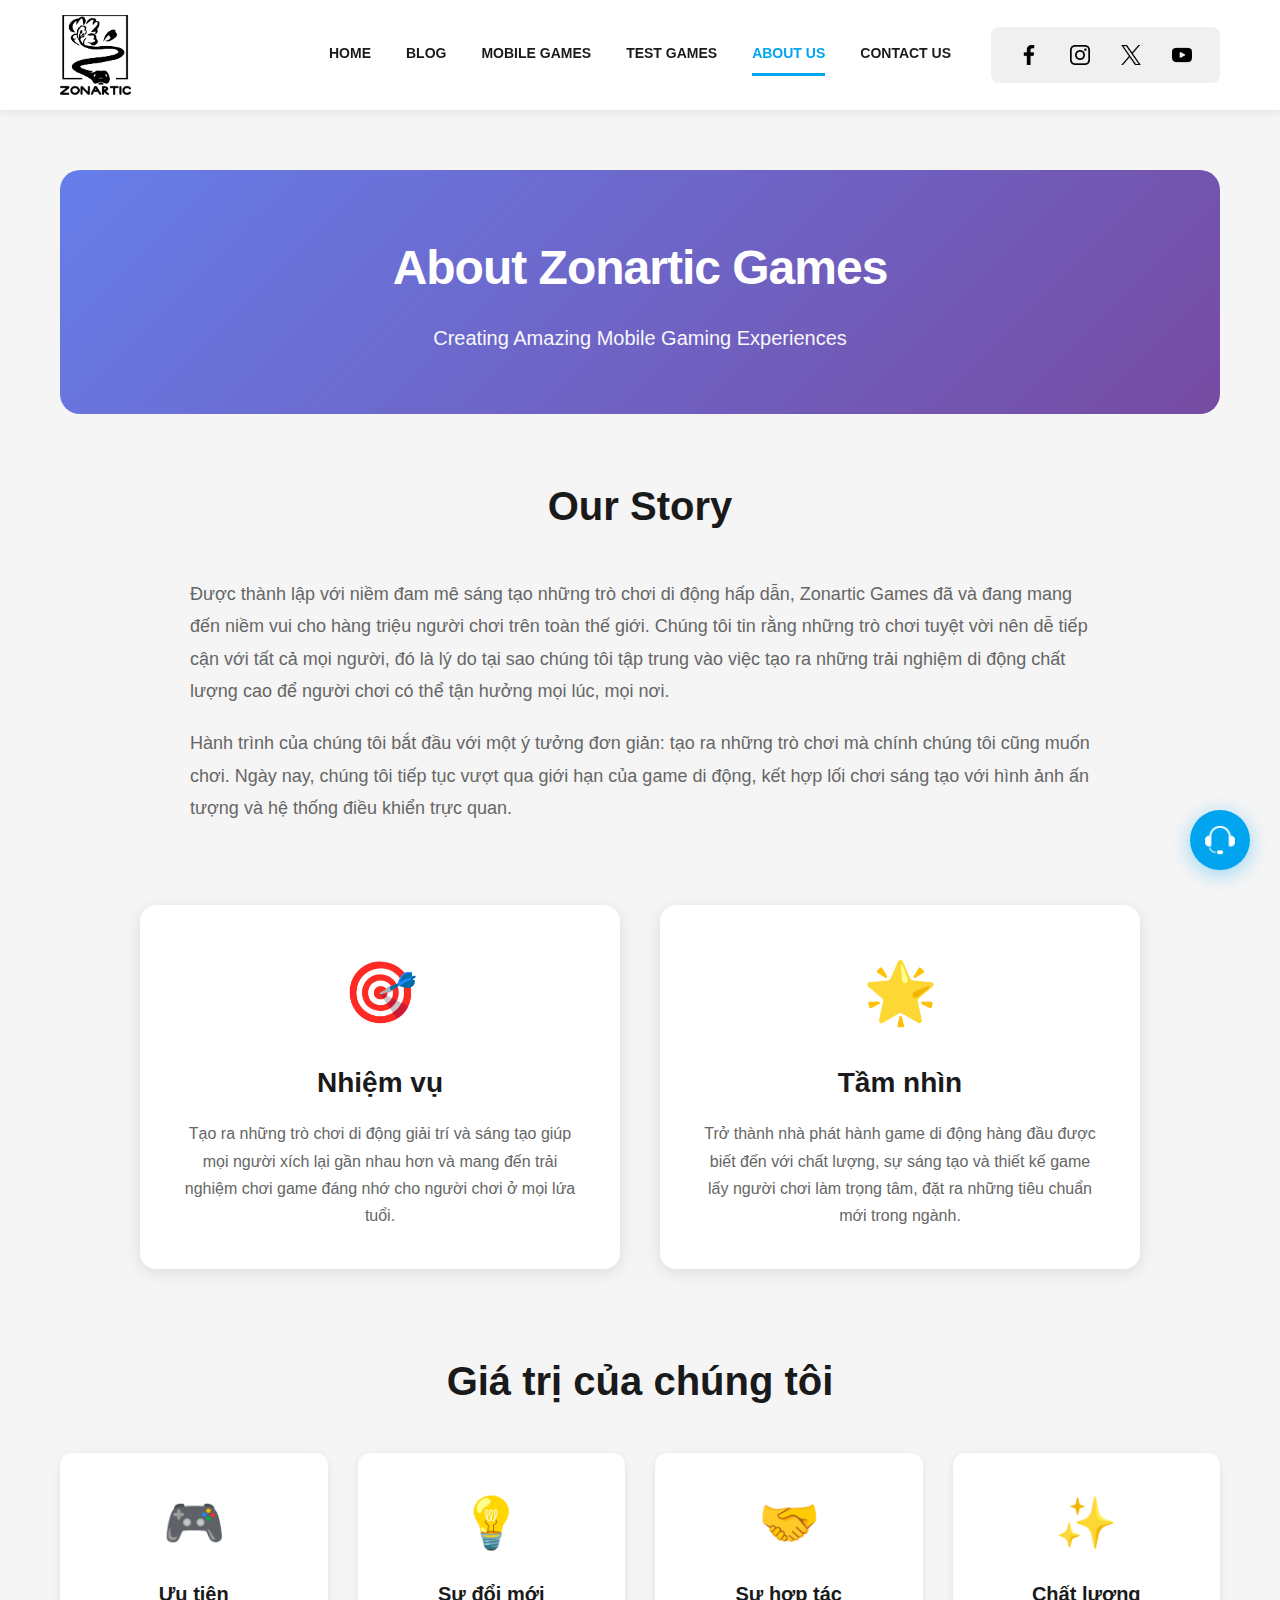
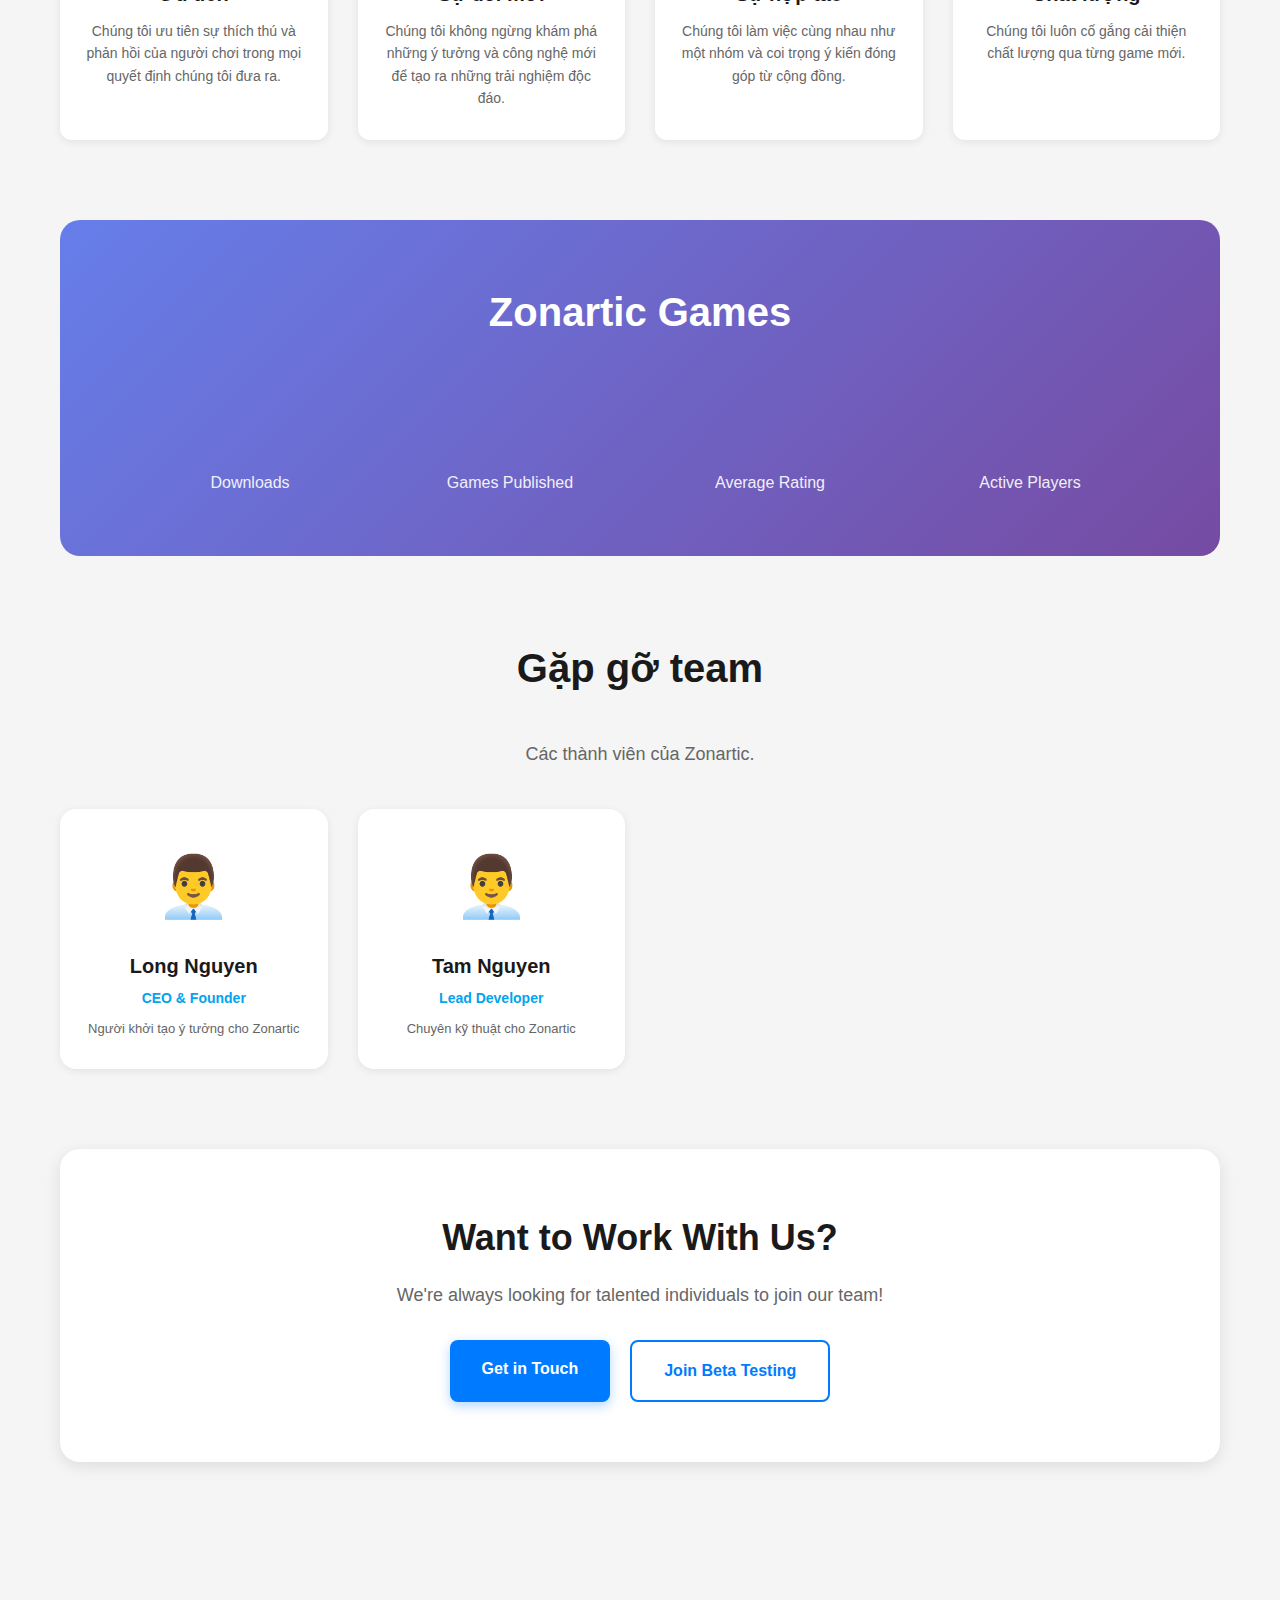
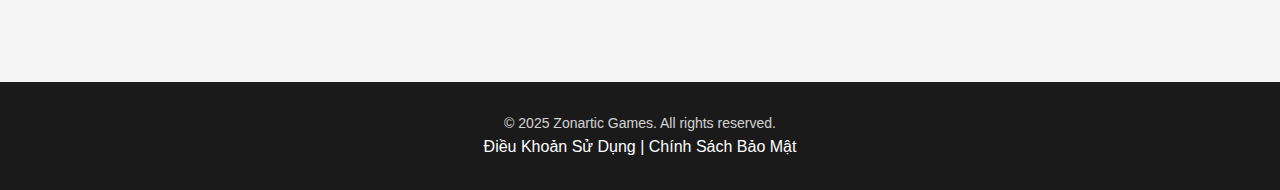
<file: about.html>
<!DOCTYPE html>
<html lang="vi">
<head>
  <meta charset="UTF-8" />
  <meta name="viewport" content="width=device-width, initial-scale=1.0" />
  <title>About Us - Zonartic Games</title>
  <meta name="description" content="Learn about Artoon Games - passionate mobile game developers creating amazing gaming experiences">
  <link rel="stylesheet" href="css/style.css" />
</head>
<body>
  <!-- HEADER -->
  <header>
    <div class="header-container">
      <div class="logo" onclick="window.location.href='index.html'">
        <img src="images/logo.png" alt="Zonartic Logo" />
      </div>
      
      <button class="menu-toggle" onclick="toggleMenu(event)" aria-label="Toggle menu" aria-expanded="false">☰</button>
      
      <div class="nav-wrapper">
        <nav class="nav-menu">
          <ul>
            <li><a href="index.html">HOME</a></li>
            <li><a href="blog.html">BLOG</a></li>
            <li><a href="mobile-games.html">MOBILE GAMES</a></li>
            <li><a href="test-games.html">TEST GAMES</a></li>
            <li><a href="about.html" class="active">ABOUT US</a></li>
            <li><a href="contact.html">CONTACT US</a></li>
          </ul>
          <div class="social-icons">
            <a href="https://facebook.com" target="_blank" rel="noopener noreferrer">
              <img src="images/facebook.png" alt="Facebook" />
            </a>
            <a href="https://instagram.com" target="_blank" rel="noopener noreferrer">
              <img src="images/instagram.png" alt="Instagram" />
            </a>
            <a href="https://twitter.com" target="_blank" rel="noopener noreferrer">
              <img src="images/twitter.png" alt="Twitter" />
            </a>
            <a href="https://youtube.com" target="_blank" rel="noopener noreferrer">
              <img src="images/youtube.png" alt="YouTube" />
            </a>
          </div>
        </nav>
      </div>
    </div>
  </header>
  
  <!-- MAIN CONTENT -->
  <main>
    <!-- Hero Section -->
    <section class="about-hero">
      <h1>About Zonartic Games</h1>
      <p class="hero-subtitle">Creating Amazing Mobile Gaming Experiences</p>
    </section>
    
    <!-- Story Section -->
    <section class="about-section story-section">
      <div class="section-content">
        <h2>Our Story</h2>
        <p>Được thành lập với niềm đam mê sáng tạo những trò chơi di động hấp dẫn, Zonartic Games đã và đang mang đến niềm vui cho hàng triệu người chơi trên toàn thế giới. Chúng tôi tin rằng những trò chơi tuyệt vời nên dễ tiếp cận với tất cả mọi người, đó là lý do tại sao chúng tôi tập trung vào việc tạo ra những trải nghiệm di động chất lượng cao để người chơi có thể tận hưởng mọi lúc, mọi nơi.</p>
        <p>Hành trình của chúng tôi bắt đầu với một ý tưởng đơn giản: tạo ra những trò chơi mà chính chúng tôi cũng muốn chơi. Ngày nay, chúng tôi tiếp tục vượt qua giới hạn của game di động, kết hợp lối chơi sáng tạo với hình ảnh ấn tượng và hệ thống điều khiển trực quan.</p>
      </div>
    </section>
    
    <!-- Mission & Vision -->
    <section class="about-section mission-vision">
      <div class="mission-vision-grid">
        <div class="mission-card">
          <div class="card-icon">🎯</div>
          <h3>Nhiệm vụ</h3>
          <p>Tạo ra những trò chơi di động giải trí và sáng tạo giúp mọi người xích lại gần nhau hơn và mang đến trải nghiệm chơi game đáng nhớ cho người chơi ở mọi lứa tuổi.</p>
        </div>
        <div class="mission-card">
          <div class="card-icon">🌟</div>
          <h3>Tầm nhìn</h3>
          <p>Trở thành nhà phát hành game di động hàng đầu được biết đến với chất lượng, sự sáng tạo và thiết kế game lấy người chơi làm trọng tâm, đặt ra những tiêu chuẩn mới trong ngành.</p>
        </div>
      </div>
    </section>
    
    <!-- Values Section -->
    <section class="about-section values-section">
      <h2>Giá trị của chúng tôi</h2>
      <div class="values-grid">
        <div class="value-card">
          <div class="value-icon">🎮</div>
          <h3>Ưu tiên</h3>
          <p>Chúng tôi ưu tiên sự thích thú và phản hồi của người chơi trong mọi quyết định chúng tôi đưa ra.</p>
        </div>
        <div class="value-card">
          <div class="value-icon">💡</div>
          <h3>Sự đổi mới</h3>
          <p>Chúng tôi không ngừng khám phá những ý tưởng và công nghệ mới để tạo ra những trải nghiệm độc đáo.</p>
        </div>
        <div class="value-card">
          <div class="value-icon">🤝</div>
          <h3>Sự hợp tác</h3>
          <p>Chúng tôi làm việc cùng nhau như một nhóm và coi trọng ý kiến ​​đóng góp từ cộng đồng.</p>
        </div>
        <div class="value-card">
          <div class="value-icon">✨</div>
          <h3>Chất lượng</h3>
          <p>Chúng tôi luôn cố gắng cải thiện chất lượng qua từng game mới.</p>
        </div>
      </div>
    </section>
    
    <!-- Stats Section -->
    <section class="about-section stats-section">
      <h2>Zonartic Games </h2>
      <div class="stats-grid">
        <div class="stat-card">
          <div class="stat-number">...</div>
          <div class="stat-label">Downloads</div>
        </div>
        <div class="stat-card">
          <div class="stat-number">...</div>
          <div class="stat-label">Games Published</div>
        </div>
        <div class="stat-card">
          <div class="stat-number">...★</div>
          <div class="stat-label">Average Rating</div>
        </div>
        <div class="stat-card">
          <div class="stat-number">...</div>
          <div class="stat-label">Active Players</div>
        </div>
      </div>
    </section>
    
    <!-- Team Section -->
    <section class="about-section team-section">
      <h2>Gặp gỡ team</h2>
      <p class="section-intro">Các thành viên của Zonartic.</p>
      <div class="team-grid">
        <div class="team-card">
          <div class="team-avatar">👨‍💼</div>
          <h3>Long Nguyen</h3>
          <p class="team-role">CEO & Founder</p>
          <p class="team-bio">Người khởi tạo ý tưởng cho Zonartic</p>
        </div>
        <div class="team-card">
          <div class="team-avatar">👨‍💼</div>
          <h3>Tam Nguyen</h3>
          <p class="team-role">Lead Developer</p>
          <p class="team-bio">Chuyên kỹ thuật cho Zonartic</p>
        </div>
       
      </div>
    </section>
    
    <!-- CTA Section -->
    <section class="about-section cta-section">
      <div class="cta-content">
        <h2>Want to Work With Us?</h2>
        <p>We're always looking for talented individuals to join our team!</p>
        <div class="cta-buttons">
          <a href="contact.html" class="cta-button primary">Get in Touch</a>
          <a href="test-games.html" class="cta-button secondary">Join Beta Testing</a>
        </div>
      </div>
    </section>
  </main>
  
  <!-- FOOTER -->
  <footer>
    <p>&copy; 2025 Zonartic Games. All rights reserved.</p>
    <div class="footer-links">
      <a href="terms.html">Điều Khoản Sử Dụng</a>
      <span>|</span>
      <a href="privacy.html">Chính Sách Bảo Mật</a>
    </div>
  </div>
  </footer>
  
  <!-- Floating Contact Button -->
  <a href="contact.html" class="floating-contact" aria-label="Contact Us">
    <img src="images/contact-icon.png" alt="Contact" />
  </a>
  
  <!-- JavaScript -->
  <script>
    // Mobile Menu Toggle
    function toggleMenu(event) {
      if (event) {
        event.preventDefault();
        event.stopPropagation();
      }
      
      setTimeout(function() {
        const navWrapper = document.querySelector('.nav-wrapper');
        const menuToggle = document.querySelector('.menu-toggle');
        
        if (!navWrapper || !menuToggle) return;
        
        navWrapper.classList.toggle('show');
        
        if (navWrapper.classList.contains('show')) {
          menuToggle.innerHTML = '✕';
          menuToggle.setAttribute('aria-expanded', 'true');
        } else {
          menuToggle.innerHTML = '☰';
          menuToggle.setAttribute('aria-expanded', 'false');
        }
      }, 50);
    }
    
    document.addEventListener('click', function(event) {
      if (window.innerWidth <= 768) {
        setTimeout(function() {
          const navWrapper = document.querySelector('.nav-wrapper');
          const menuToggle = document.querySelector('.menu-toggle');
          const header = document.querySelector('header');
          
          if (!navWrapper || !menuToggle || !header) return;
          
          if (!header.contains(event.target) && navWrapper.classList.contains('show')) {
            navWrapper.classList.remove('show');
            menuToggle.innerHTML = '☰';
            menuToggle.setAttribute('aria-expanded', 'false');
          }
        }, 50);
      }
    });
    
    document.addEventListener('DOMContentLoaded', function() {
      document.body.addEventListener('click', function(event) {
        if (window.innerWidth <= 768) {
          const target = event.target.closest('.nav-menu a');
          
          if (target) {
            setTimeout(function() {
              const navWrapper = document.querySelector('.nav-wrapper');
              const menuToggle = document.querySelector('.menu-toggle');
              
              if (!navWrapper || !menuToggle) return;
              
              navWrapper.classList.remove('show');
              menuToggle.innerHTML = '☰';
              menuToggle.setAttribute('aria-expanded', 'false');
            }, 100);
          }
        }
      });
    });
    
    let resizeTimer;
    window.addEventListener('resize', function() {
      clearTimeout(resizeTimer);
      resizeTimer = setTimeout(function() {
        const navWrapper = document.querySelector('.nav-wrapper');
        const menuToggle = document.querySelector('.menu-toggle');
        
        if (!navWrapper || !menuToggle) return;
        
        if (window.innerWidth > 768) {
          navWrapper.classList.remove('show');
          menuToggle.innerHTML = '☰';
          menuToggle.setAttribute('aria-expanded', 'false');
        }
      }, 100);
    });
    
    if (typeof MutationObserver !== 'undefined') {
      const observer = new MutationObserver(function(mutations) {
        const menuToggle = document.querySelector('.menu-toggle');
        if (menuToggle && !menuToggle.hasAttribute('data-listener-attached')) {
          menuToggle.setAttribute('data-listener-attached', 'true');
        }
      });
      
      observer.observe(document.body, {
        childList: true,
        subtree: true
      });
    }
    
    // Animate numbers on scroll
    function animateNumbers() {
      const stats = document.querySelectorAll('.stat-number');
      const observer = new IntersectionObserver((entries) => {
        entries.forEach(entry => {
          if (entry.isIntersecting) {
            entry.target.classList.add('animate');
            observer.unobserve(entry.target);
          }
        });
      }, { threshold: 0.5 });
      
      stats.forEach(stat => observer.observe(stat));
    }
    
    if (document.readyState === 'loading') {
      document.addEventListener('DOMContentLoaded', animateNumbers);
    } else {
      animateNumbers();
    }
  </script>
</body>
</html>
</file>
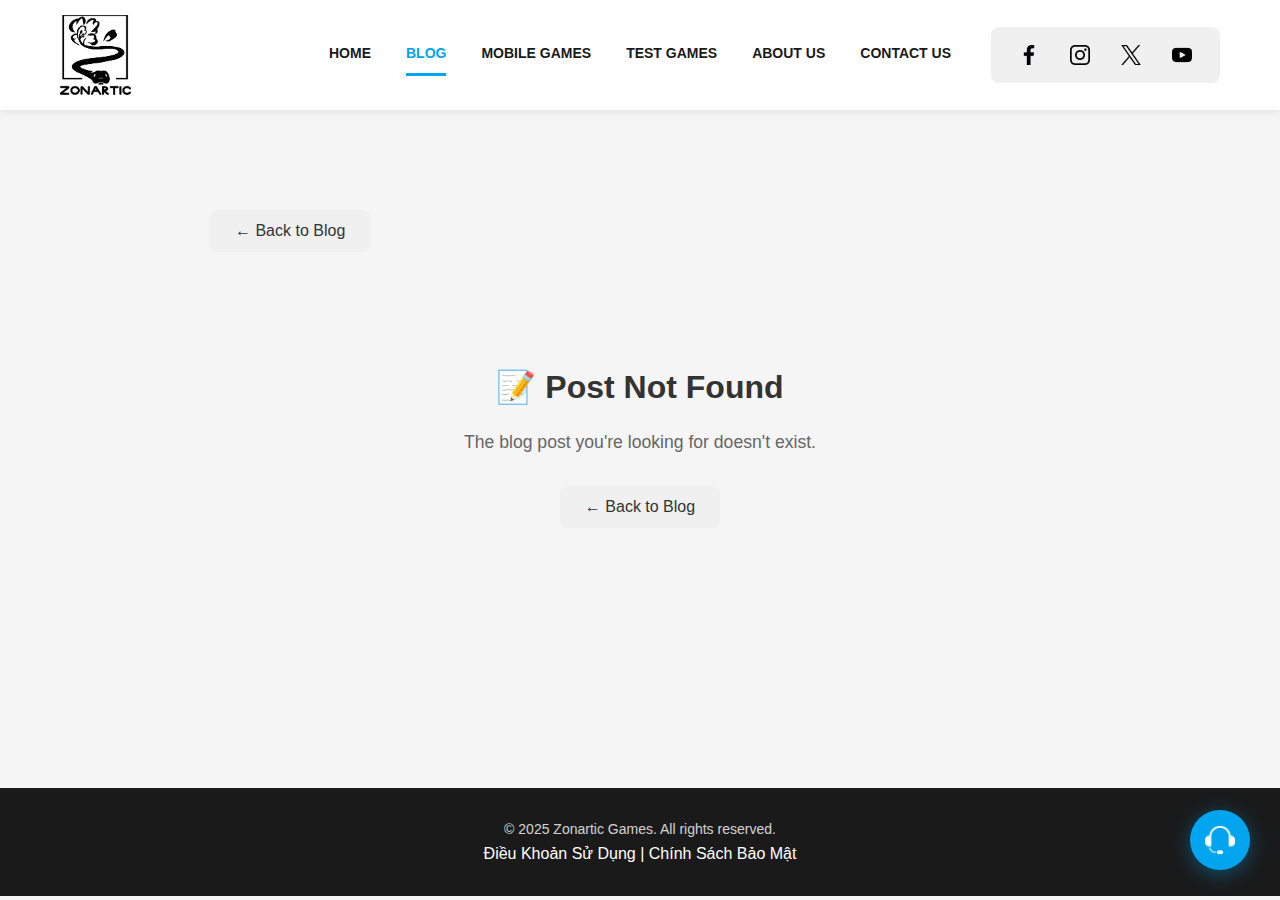
<file: blog-detail.html>
<!DOCTYPE html>
<html lang="vi">
<head>
  <meta charset="UTF-8" />
  <meta name="viewport" content="width=device-width, initial-scale=1.0" />
  <title>Blog Post - Zonartic Games</title>
  <meta name="description" content="Read the full article">
  <link rel="stylesheet" href="css/style.css" />
</head>
<body>
  <!-- HEADER -->
  <header>
    <div class="header-container">
      <div class="logo" onclick="window.location.href='index.html'">
        <img src="images/logo.png" alt="Zonaric Logo" />
      </div>
      
      <button class="menu-toggle" onclick="toggleMenu(event)" aria-label="Toggle menu" aria-expanded="false">☰</button>
      
      <div class="nav-wrapper">
        <nav class="nav-menu">
          <ul>
            <li><a href="index.html">HOME</a></li>
            <li><a href="blog.html" class="active">BLOG</a></li>
            <li><a href="mobile-games.html">MOBILE GAMES</a></li>
            <li><a href="test-games.html">TEST GAMES</a></li>
            <li><a href="about.html">ABOUT US</a></li>
            <li><a href="contact.html">CONTACT US</a></li>
          </ul>
          <div class="social-icons">
            <a href="https://www.facebook.com/profile.php?id=61584723680310" target="_blank" rel="noopener noreferrer">
              <img src="images/facebook.png" alt="Facebook" />
            </a>
            <a href="https://www.instagram.com/zonartic_studio?igsh=NXpvcDB6cHA1eWFw" target="_blank" rel="noopener noreferrer">
              <img src="images/instagram.png" alt="Instagram" />
            </a>
            <a href="https://x.com/Zonartic_Studio" target="_blank" rel="noopener noreferrer">
              <img src="images/twitter.png" alt="Twitter" />
            </a>
            <a href="https://youtube.com" target="_blank" rel="noopener noreferrer">
              <img src="images/youtube.png" alt="YouTube" />
            </a>
          </div>
        </nav>
      </div>
    </div>
  </header>
  
  <!-- MAIN CONTENT -->
  <main>
    <section class="blog-detail-section">
      <!-- Back Button -->
      <div class="blog-detail-back">
        <button onclick="window.location.href='blog.html'" class="back-button">
          ← Back to Blog
        </button>
      </div>
      
      <!-- Blog Post Content -->
      <article id="blog-post-content" class="blog-detail-article">
        <div class="blog-detail-loading">
          <p>Loading post...</p>
        </div>
      </article>
      
      <!-- Post Not Found -->
      <div id="post-not-found" class="post-not-found" style="display: none;">
        <h2>📝 Post Not Found</h2>
        <p>The blog post you're looking for doesn't exist.</p>
        <button onclick="window.location.href='blog.html'" class="back-button">
          ← Back to Blog
        </button>
      </div>
    </section>
  </main>
  
  <!-- FOOTER -->
  <footer>
    <p>&copy; 2025 Zonartic Games. All rights reserved.</p>
    <div class="footer-links">
      <a href="terms.html">Điều Khoản Sử Dụng</a>
      <span>|</span>
      <a href="privacy.html">Chính Sách Bảo Mật</a>
    </div>
  </div>
  </footer>
  
  <!-- Floating Contact Button -->
  <a href="contact.html" class="floating-contact" aria-label="Contact Us">
    <img src="images/contact-icon.png" alt="Contact" />
  </a>
  
  <!-- JavaScript -->
  <script>
    // ==========================================
    // LOAD BLOG POST DETAIL FROM JSON
    // ==========================================
    let blogPosts = [];
    
    async function loadBlogPostDetail() {
      try {
        const response = await fetch('data/blogs.json');
        blogPosts = await response.json();
        
        // Lấy post ID từ URL
        const urlParams = new URLSearchParams(window.location.search);
        const postId = urlParams.get('id');
        
        if (!postId) {
          showPostNotFound();
          return;
        }
        
        // Tìm post theo ID
        const post = blogPosts.find(p => p.id === postId);
        
        if (!post || !post.isPublished) {
          showPostNotFound();
          return;
        }
        
        renderBlogPost(post);
      } catch (error) {
        console.log('Could not load blog post:', error);
        showPostNotFound();
      }
    }
    
    // ==========================================
    // RENDER BLOG POST
    // ==========================================
    function renderBlogPost(post) {
      const contentContainer = document.getElementById('blog-post-content');
      
      contentContainer.innerHTML = `
        <div class="blog-detail-header">
          <div class="blog-detail-category">${post.category}</div>
          <h1 class="blog-detail-title">${post.title}</h1>
          <div class="blog-detail-meta">
            <span class="blog-detail-date">📅 ${post.date}</span>
            <span class="blog-detail-author">✍️ ${post.author}</span>
          </div>
        </div>
        
        <div class="blog-detail-image">
          <img src="${post.image}" alt="${post.title}" loading="lazy" />
        </div>
        
        <div class="blog-detail-content">
          ${post.content}
        </div>
        
        <div class="blog-detail-footer">
          <button onclick="window.location.href='blog.html'" class="back-button">
            ← Back to Blog
          </button>
          <div class="blog-detail-share">
            <span>Share:</span>
            <a href="https://facebook.com/sharer/sharer.php?u=${encodeURIComponent(window.location.href)}" target="_blank">Facebook</a>
            <a href="https://twitter.com/intent/tweet?url=${encodeURIComponent(window.location.href)}&text=${encodeURIComponent(post.title)}" target="_blank">Twitter</a>
          </div>
        </div>
      `;
      
      // Update page title
      document.title = `${post.title} - Artoon Games`;
    }
    
    // ==========================================
    // SHOW POST NOT FOUND
    // ==========================================
    function showPostNotFound() {
      const contentContainer = document.getElementById('blog-post-content');
      const notFoundContainer = document.getElementById('post-not-found');
      
      contentContainer.style.display = 'none';
      notFoundContainer.style.display = 'block';
    }
    
    // ==========================================
    // Mobile Menu Toggle
    // ==========================================
    function toggleMenu(event) {
      if (event) {
        event.preventDefault();
        event.stopPropagation();
      }
      
      setTimeout(function() {
        const navWrapper = document.querySelector('.nav-wrapper');
        const menuToggle = document.querySelector('.menu-toggle');
        
        if (!navWrapper || !menuToggle) return;
        
        navWrapper.classList.toggle('show');
        
        if (navWrapper.classList.contains('show')) {
          menuToggle.innerHTML = '✕';
          menuToggle.setAttribute('aria-expanded', 'true');
        } else {
          menuToggle.innerHTML = '☰';
          menuToggle.setAttribute('aria-expanded', 'false');
        }
      }, 50);
    }
    
    document.addEventListener('click', function(event) {
      if (window.innerWidth <= 768) {
        setTimeout(function() {
          const navWrapper = document.querySelector('.nav-wrapper');
          const menuToggle = document.querySelector('.menu-toggle');
          const header = document.querySelector('header');
          
          if (!navWrapper || !menuToggle || !header) return;
          
          if (!header.contains(event.target) && navWrapper.classList.contains('show')) {
            navWrapper.classList.remove('show');
            menuToggle.innerHTML = '☰';
            menuToggle.setAttribute('aria-expanded', 'false');
          }
        }, 50);
      }
    });
    
    document.addEventListener('DOMContentLoaded', function() {
      document.body.addEventListener('click', function(event) {
        if (window.innerWidth <= 768) {
          const target = event.target.closest('.nav-menu a');
          
          if (target) {
            setTimeout(function() {
              const navWrapper = document.querySelector('.nav-wrapper');
              const menuToggle = document.querySelector('.menu-toggle');
              
              if (!navWrapper || !menuToggle) return;
              
              navWrapper.classList.remove('show');
              menuToggle.innerHTML = '☰';
              menuToggle.setAttribute('aria-expanded', 'false');
            }, 100);
          }
        }
      });
      
      // Load blog post detail
      loadBlogPostDetail();
    });
    
    let resizeTimer;
    window.addEventListener('resize', function() {
      clearTimeout(resizeTimer);
      resizeTimer = setTimeout(function() {
        const navWrapper = document.querySelector('.nav-wrapper');
        const menuToggle = document.querySelector('.menu-toggle');
        
        if (!navWrapper || !menuToggle) return;
        
        if (window.innerWidth > 768) {
          navWrapper.classList.remove('show');
          menuToggle.innerHTML = '☰';
          menuToggle.setAttribute('aria-expanded', 'false');
        }
      }, 100);
    });
    
    if (typeof MutationObserver !== 'undefined') {
      const observer = new MutationObserver(function(mutations) {
        const menuToggle = document.querySelector('.menu-toggle');
        if (menuToggle && !menuToggle.hasAttribute('data-listener-attached')) {
          menuToggle.setAttribute('data-listener-attached', 'true');
        }
      });
      
      observer.observe(document.body, {
        childList: true,
        subtree: true
      });
    }
  </script>
</body>
</html>
</file>
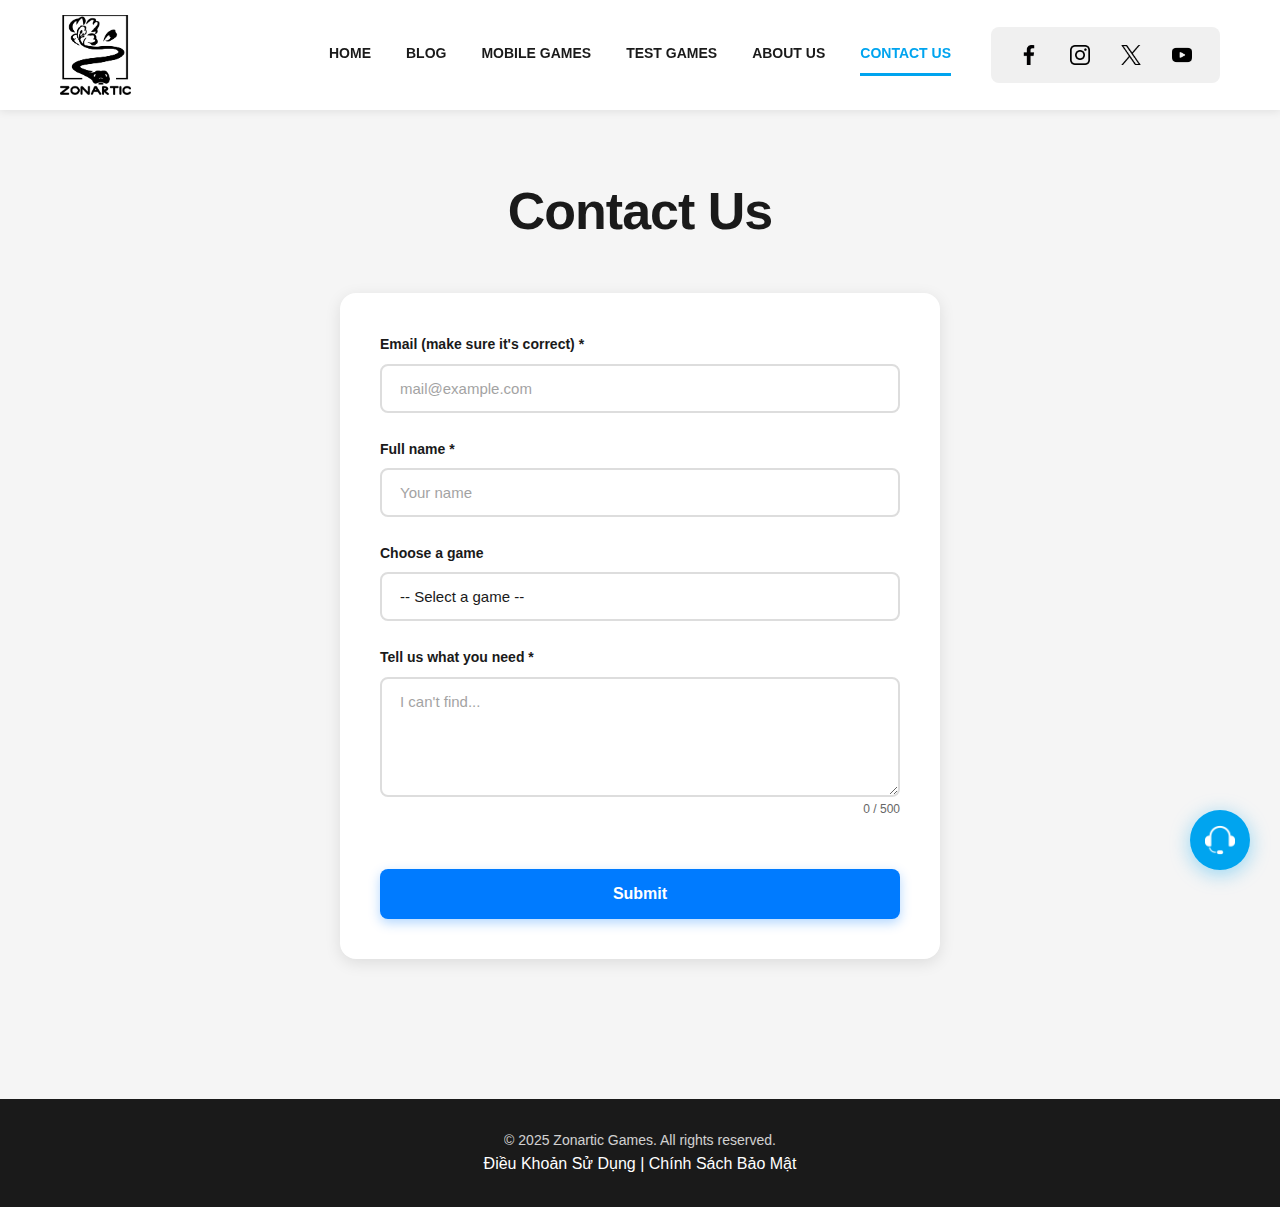
<file: contact.html>
<!DOCTYPE html>
<html lang="vi">
<head>
  <meta charset="UTF-8" />
  <meta name="viewport" content="width=device-width, initial-scale=1.0" />

  <!-- ✅ CSP XSS -->
  <meta http-equiv="Content-Security-Policy" content="default-src 'self'; script-src 'self' 'unsafe-inline' 'unsafe-eval' https://www.google.com https://www.gstatic.com https://www.recaptcha.net https://static.cloudflareinsights.com; style-src 'self' 'unsafe-inline' https://www.gstatic.com; img-src 'self' data: https:; frame-src https://www.google.com https://www.recaptcha.net https://recaptcha.google.com; connect-src 'self' https://script.google.com https://script.googleusercontent.com https://cloudflareinsights.com;">
  
  <title>Zonartic Games - Mobile Game Publisher</title>
  <meta name="description" content="Discover amazing mobile games from Zonartic Games">
  <link rel="stylesheet" href="css/style.css" />
  <script src="https://www.google.com/recaptcha/api.js" async defer></script>
</head>
<body>
  <!-- HEADER -->
  <header>
    <div class="header-container">
      <div class="logo" onclick="window.location.href='index.html'">
        <img src="images/logo.png" alt="Zonartic Logo" />
      </div>
      
      <button class="menu-toggle" onclick="toggleMenu(event)" aria-label="Toggle menu" aria-expanded="false">☰</button>
      
      <div class="nav-wrapper">
        <nav class="nav-menu">
          <ul>
            <li><a href="index.html">HOME</a></li>
            <li><a href="blog.html">BLOG</a></li>
            <li><a href="mobile-games.html">MOBILE GAMES</a></li>
            <li><a href="test-games.html">TEST GAMES</a></li>
            <li><a href="about.html">ABOUT US</a></li>
            <li><a href="contact.html" class="active">CONTACT US</a></li>
          </ul>
          <div class="social-icons">
            <a href="https://facebook.com" target="_blank" rel="noopener noreferrer">
              <img src="images/facebook.png" alt="Facebook" />
            </a>
            <a href="https://instagram.com" target="_blank" rel="noopener noreferrer">
              <img src="images/instagram.png" alt="Instagram" />
            </a>
            <a href="https://twitter.com" target="_blank" rel="noopener noreferrer">
              <img src="images/twitter.png" alt="Twitter" />
            </a>
            <a href="https://www.youtube.com/@Zonartic_studio" target="_blank" rel="noopener noreferrer">
              <img src="images/youtube.png" alt="YouTube" />
            </a>
          </div>
        </nav>
      </div>
    </div>
  </header>
  
  <!-- MAIN CONTENT -->
  <main>
    <section class="explore">
      <h2>Contact Us</h2>
      
      <!-- Contact Form -->
      <div class="contact-form-container">
        <form id="contactForm" class="contact-form" onsubmit="handleSubmit(event)">
          <!-- Email -->
          <div class="form-group">
            <label for="contact-email">Email (make sure it's correct) *</label>
            <input 
              type="email" 
              id="contact-email" 
              name="email"
              placeholder="mail@example.com" 
              required
            />
          </div>
          
          <!-- Full Name -->
          <div class="form-group">
            <label for="contact-name">Full name *</label>
            <input 
              type="text" 
              id="contact-name" 
              name="name"
              placeholder="Your name"
              required
            />
          </div>
          
          <!-- Choose a game (Dropdown) -->
          <div class="form-group">
            <label for="contact-game">Choose a game</label>
            <select id="contact-game" name="game" class="form-select">
              <option value="">-- Select a game --</option>
              <!-- Options will be populated from JSON -->
            </select>
          </div>
          
          <!-- Message -->
          <div class="form-group">
            <label for="contact-message">Tell us what you need *</label>
            <textarea 
              id="contact-message" 
              name="message"
              placeholder="I can't find..."
              rows="5"
              maxlength="500"
              required
            ></textarea>
            <div class="char-count">
              <span id="charCount">0</span> / 500
            </div>
          </div>
          
          <!-- reCAPTCHA -->
          <div class="form-group recaptcha-container">
            <div class="g-recaptcha" id="recaptcha-container"></div>
          </div>
          
          <!-- Submit Button -->
          <button type="submit" class="submit-button" id="submitButton">
            Submit
          </button>
          
          <!-- Success/Error Messages -->
          <div id="form-success-message" class="success-message"></div>
          <div id="form-error-message" class="error-message"></div>
        </form>
      </div>
    </section>
  </main>
  
  <!-- FOOTER -->
  <footer>
    <p>&copy; 2025 Zonartic Games. All rights reserved.</p>
        <div class="footer-links">
      <a href="terms.html">Điều Khoản Sử Dụng</a>
      <span>|</span>
      <a href="privacy.html">Chính Sách Bảo Mật</a>
    </div>
  </div>
  </footer>
  
  <!-- Floating Contact Button -->
  <a href="contact.html" class="floating-contact" aria-label="Contact Us">
    <img src="images/contact-icon.png" alt="Contact" />
  </a>
  
  <!-- JavaScript -->
  <script>
        
    // XSS PREVENTION - Sanitize Input
    // ==========================================
    function sanitizeInput(input) {
      if (!input) return '';
      
      return input
        .toString()
        .replace(/&/g, '&amp;')
        .replace(/</g, '&lt;')
        .replace(/>/g, '&gt;')
        .replace(/"/g, '&quot;')
        .replace(/'/g, '&#x27;')
        .replace(/\//g, '&#x2F;');
    }
    
    // ==========================================
    // PROTECTED API CONFIGURATION
    // ==========================================
    function getContactAPI() {
      const parts = [
        // ⚠️ THÊM BASE64 CỦA BẠN VÀO ĐÂY (6 phần)
        'aHR0cHM6Ly9zY3JpcHQuZ29vZw',
        'bGUuY29tL21hY3Jvcy9zL0FLZg',
        'eWNiekJzNnFzalJGckNka1RndQ',
        'S1NYbUdkMWlDdmJGSEVFSndLNw',
        'WFJXR1lmQV9EN0R6TXQ0MjFCOA',
        'dmVzLV91c2MwTEhPL2V4ZWM'
      ];
      let url = '';
      for (let i = 0; i < parts.length; i++) {
        url += atob(parts[i]);
      }
      return url;
    }
    const API_ENDPOINT = getContactAPI();
    
    // ==========================================
    // PROTECTED RECAPTCHA KEY
    // ==========================================
    function getRecaptchaKey() {
      const parts = [
        // ⚠️ THÊM BASE64 CỦA BẠN VÀO ĐÂY (3 phần)
        'NkxlYXJ4b3NBQUFBQUY',
        'UmRRSEVWT0VMa1JMaU4',
        'UHA0QTJXU3RzcWl5'
      ];
      let key = '';
      for (let i = 0; i < parts.length; i++) {
        key += atob(parts[i]);
      }
      return key;
    }
    
    // ==========================================
    // Mobile Menu Toggle
    // ==========================================
    function toggleMenu(event) {
      if (event) {
        event.preventDefault();
        event.stopPropagation();
      }
      
      setTimeout(function() {
        const navWrapper = document.querySelector('.nav-wrapper');
        const menuToggle = document.querySelector('.menu-toggle');
        
        if (!navWrapper || !menuToggle) return;
        
        navWrapper.classList.toggle('show');
        
        if (navWrapper.classList.contains('show')) {
          menuToggle.innerHTML = '✕';
          menuToggle.setAttribute('aria-expanded', 'true');
        } else {
          menuToggle.innerHTML = '☰';
          menuToggle.setAttribute('aria-expanded', 'false');
        }
      }, 50);
    }
    
    document.addEventListener('click', function(event) {
      if (window.innerWidth <= 768) {
        setTimeout(function() {
          const navWrapper = document.querySelector('.nav-wrapper');
          const menuToggle = document.querySelector('.menu-toggle');
          const header = document.querySelector('header');
          
          if (!navWrapper || !menuToggle || !header) return;
          
          if (!header.contains(event.target) && navWrapper.classList.contains('show')) {
            navWrapper.classList.remove('show');
            menuToggle.innerHTML = '☰';
            menuToggle.setAttribute('aria-expanded', 'false');
          }
        }, 50);
      }
    });
    
    document.addEventListener('DOMContentLoaded', function() {
      // ⚠️ SET RECAPTCHA KEY ĐỘNG
      const recaptchaContainer = document.getElementById('recaptcha-container');
      if (recaptchaContainer) {
        recaptchaContainer.setAttribute('data-sitekey', getRecaptchaKey());
      }
      
      document.body.addEventListener('click', function(event) {
        if (window.innerWidth <= 768) {
          const target = event.target.closest('.nav-menu a');
          
          if (target) {
            setTimeout(function() {
              const navWrapper = document.querySelector('.nav-wrapper');
              const menuToggle = document.querySelector('.menu-toggle');
              
              if (!navWrapper || !menuToggle) return;
              
              navWrapper.classList.remove('show');
              menuToggle.innerHTML = '☰';
              menuToggle.setAttribute('aria-expanded', 'false');
            }, 100);
          }
        }
      });
      
      // ⚠️ LOAD GAMES DROPDOWN
      loadGamesDropdown();
      
      const messageInput = document.getElementById('contact-message');
      const charCount = document.getElementById('charCount');
      
      if (messageInput && charCount) {
        messageInput.addEventListener('input', function() {
          charCount.textContent = this.value.length;
        });
      }
    });
    
    let resizeTimer;
    window.addEventListener('resize', function() {
      clearTimeout(resizeTimer);
      resizeTimer = setTimeout(function() {
        const navWrapper = document.querySelector('.nav-wrapper');
        const menuToggle = document.querySelector('.menu-toggle');
        
        if (!navWrapper || !menuToggle) return;
        
        if (window.innerWidth > 768) {
          navWrapper.classList.remove('show');
          menuToggle.innerHTML = '☰';
          menuToggle.setAttribute('aria-expanded', 'false');
        }
      }, 100);
    });
    
    if (typeof MutationObserver !== 'undefined') {
      const observer = new MutationObserver(function(mutations) {
        const menuToggle = document.querySelector('.menu-toggle');
        if (menuToggle && !menuToggle.hasAttribute('data-listener-attached')) {
          menuToggle.setAttribute('data-listener-attached', 'true');
        }
      });
      
      observer.observe(document.body, {
        childList: true,
        subtree: true
      });
    }
    
    // ==========================================
    // Load Games Dropdown from JSON - ĐÃ CẬP NHẬT
    // ==========================================
    async function loadGamesDropdown() {
      try {
        const response = await fetch('data/games.json');
        const allGames = await response.json();
        
        // Lọc games đang test
        const gamesData = allGames.filter(game => game.isTest);
        
        const select = document.getElementById('contact-game');
        if (select && gamesData.length > 0) {
          // Xóa option cũ (giữ lại option đầu tiên "-- Select a game --")
          while (select.options.length > 1) {
            select.remove(1);
          }
          
          // Thêm các game vào dropdown
          gamesData.forEach(game => {
            const option = document.createElement('option');
            option.value = game.id;
            option.textContent = game.name;
            select.appendChild(option);
          });
          
          console.log(`✅ Loaded ${gamesData.length} games into dropdown`);
        }
      } catch (error) {
        console.log('Could not load games for dropdown:', error);
      }
    }
    
    // ==========================================
    // Form Submit Handler
    // ==========================================
    function handleSubmit(event) {
      event.preventDefault();
      
      const submitButton = document.getElementById('submitButton');
      const successMessage = document.getElementById('form-success-message');
      const errorMessage = document.getElementById('form-error-message');
      
      successMessage.classList.remove('show');
      errorMessage.classList.remove('show');
      
      const recaptchaResponse = grecaptcha.getResponse();
      if (!recaptchaResponse) {
        showFormError('⚠️ Please complete the reCAPTCHA verification');
        return;
      }
      
      const formData = {
        email: sanitizeInput(document.getElementById('contact-email').value.trim()),
        name: sanitizeInput(document.getElementById('contact-name').value.trim()),
        game: sanitizeInput(document.getElementById('contact-game').value),
        message: sanitizeInput(document.getElementById('contact-message').value.trim()),
        recaptcha: recaptchaResponse
      };
      
      submitButton.disabled = true;
      submitButton.textContent = '⏳ Sending...';
      
      fetch(API_ENDPOINT, {
        method: 'POST',
        headers: {
          'Content-Type': 'text/plain',
        },
        body: JSON.stringify(formData)
      })
      .then(response => response.json())
      .then(data => {
        if (data.success) {
          showFormSuccess(data.message);
          
          document.getElementById('contactForm').reset();
          document.getElementById('charCount').textContent = '0';
          grecaptcha.reset();
        } else {
          showFormError('❌ ' + data.message);
        }
      })
      .catch(error => {
        console.error('Error:', error);
        showFormError('❌ Network error. Please check:\n1. API URL is correct\n2. Apps Script is deployed\n3. Try again later');
      })
      .finally(() => {
        submitButton.disabled = false;
        submitButton.textContent = 'Submit';
      });
    }
    
    // ==========================================
    // Helper Functions
    // ==========================================
    function showFormSuccess(message) {
      const successMessage = document.getElementById('form-success-message');
      successMessage.textContent = message;
      successMessage.classList.add('show');
      successMessage.scrollIntoView({ behavior: 'smooth', block: 'nearest' });
      
      setTimeout(() => {
        successMessage.classList.remove('show');
      }, 10000);
    }
    
    function showFormError(message) {
      const errorMessage = document.getElementById('form-error-message');
      errorMessage.textContent = message;
      errorMessage.classList.add('show');
      errorMessage.scrollIntoView({ behavior: 'smooth', block: 'nearest' });
      
      setTimeout(() => {
        errorMessage.classList.remove('show');
      }, 8000);
    }
  </script>
</body>
</html>
</file>
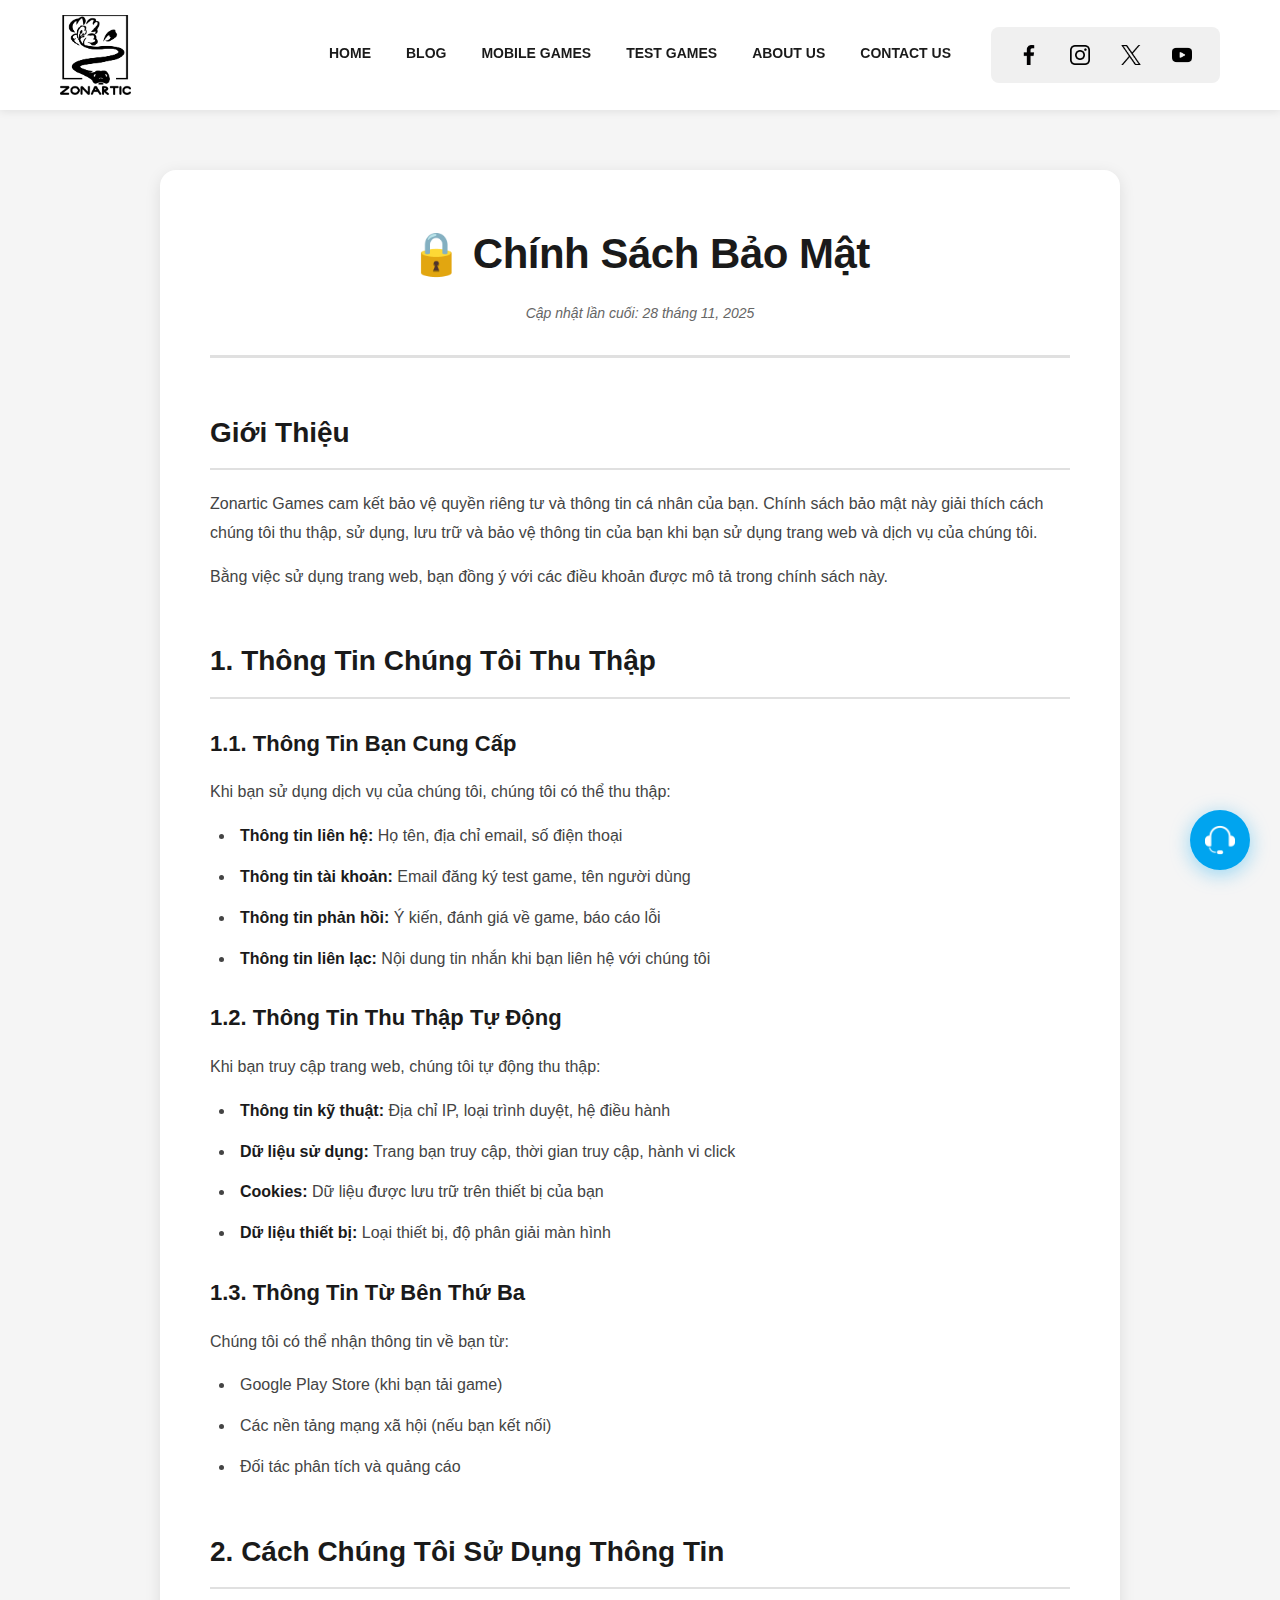
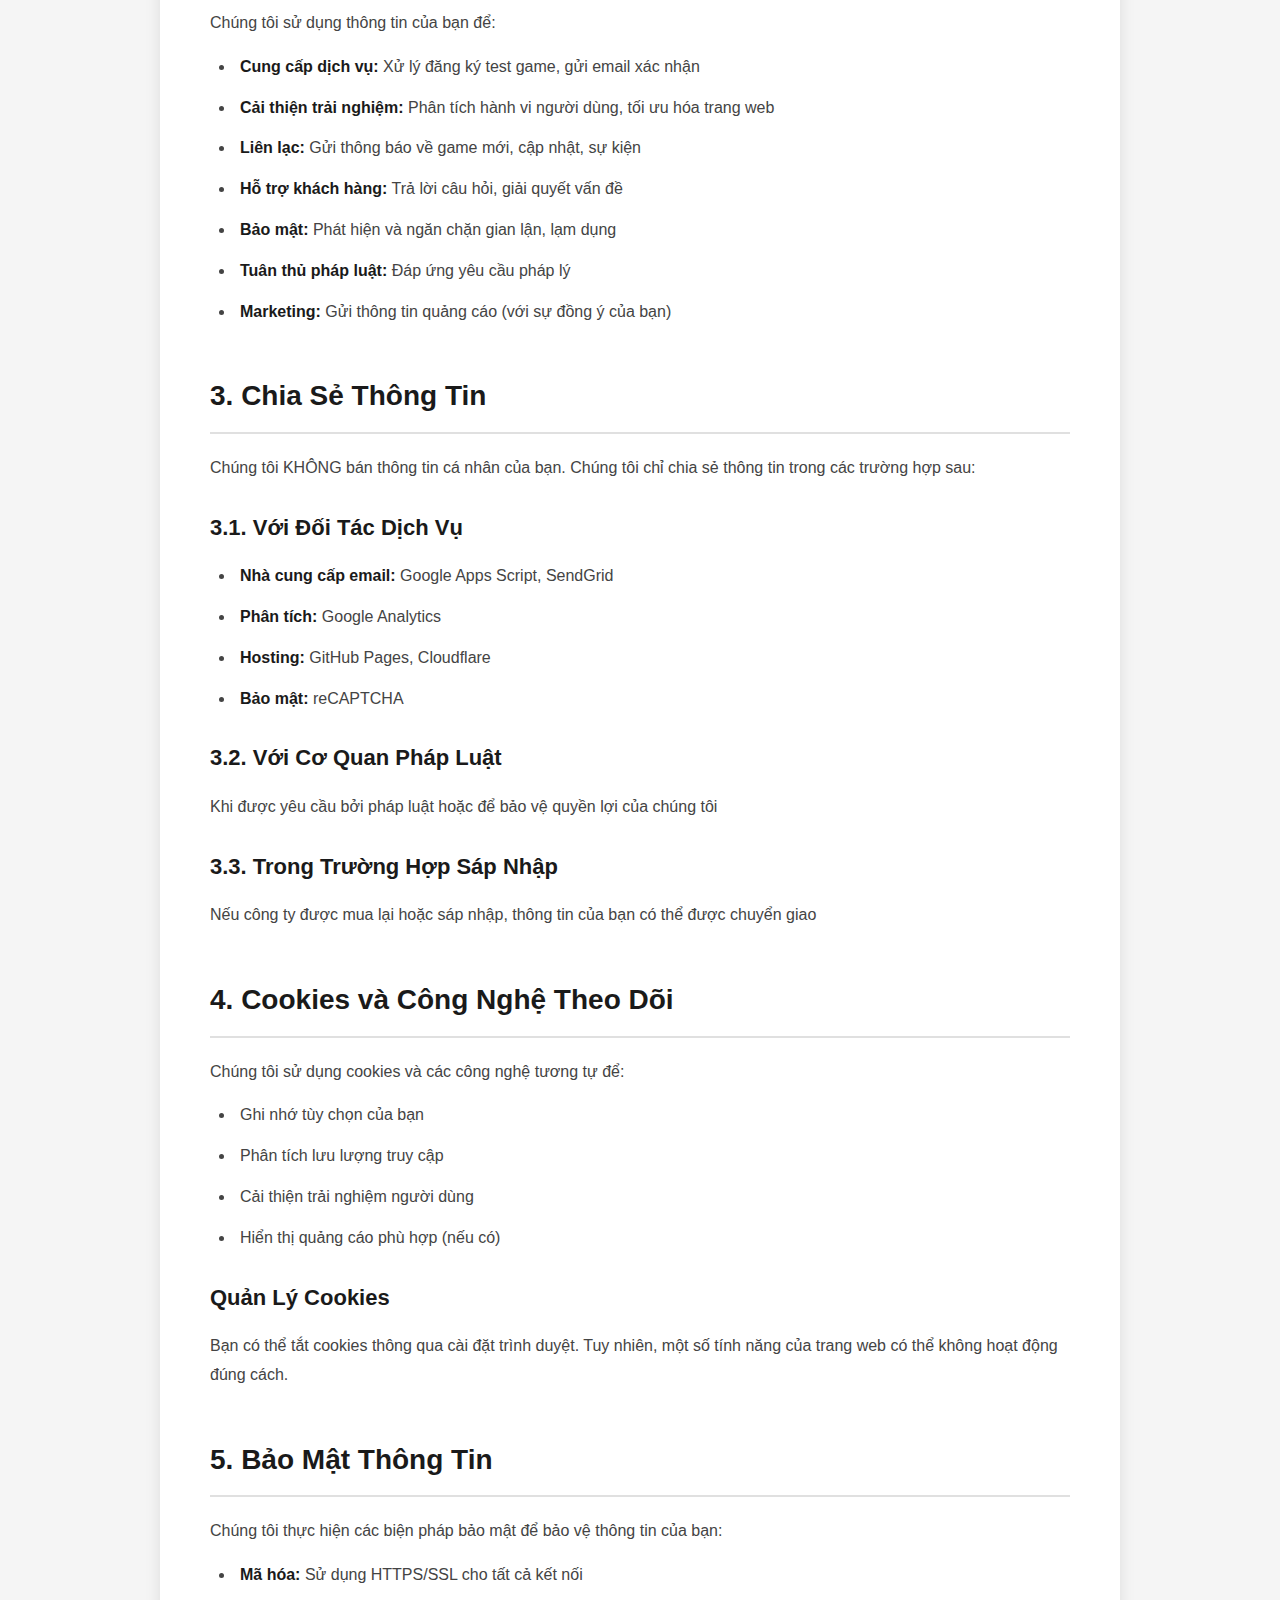
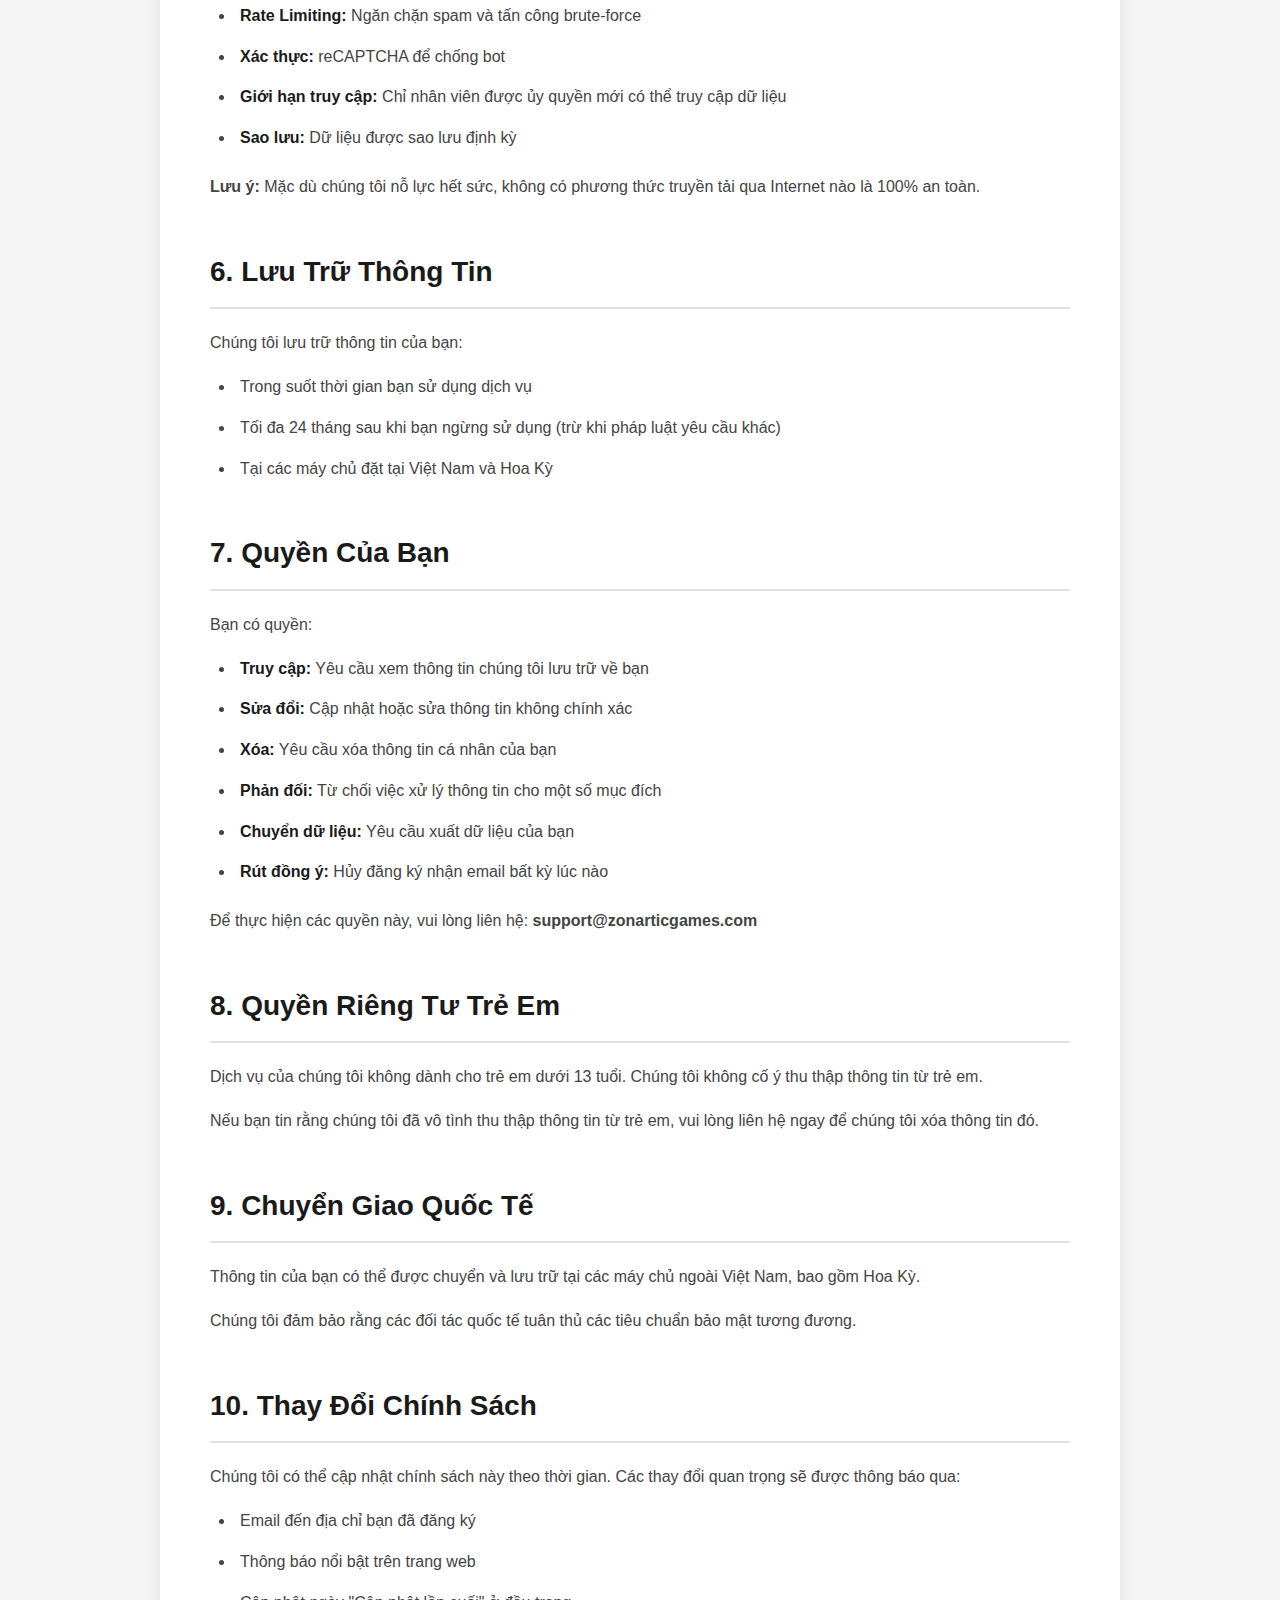
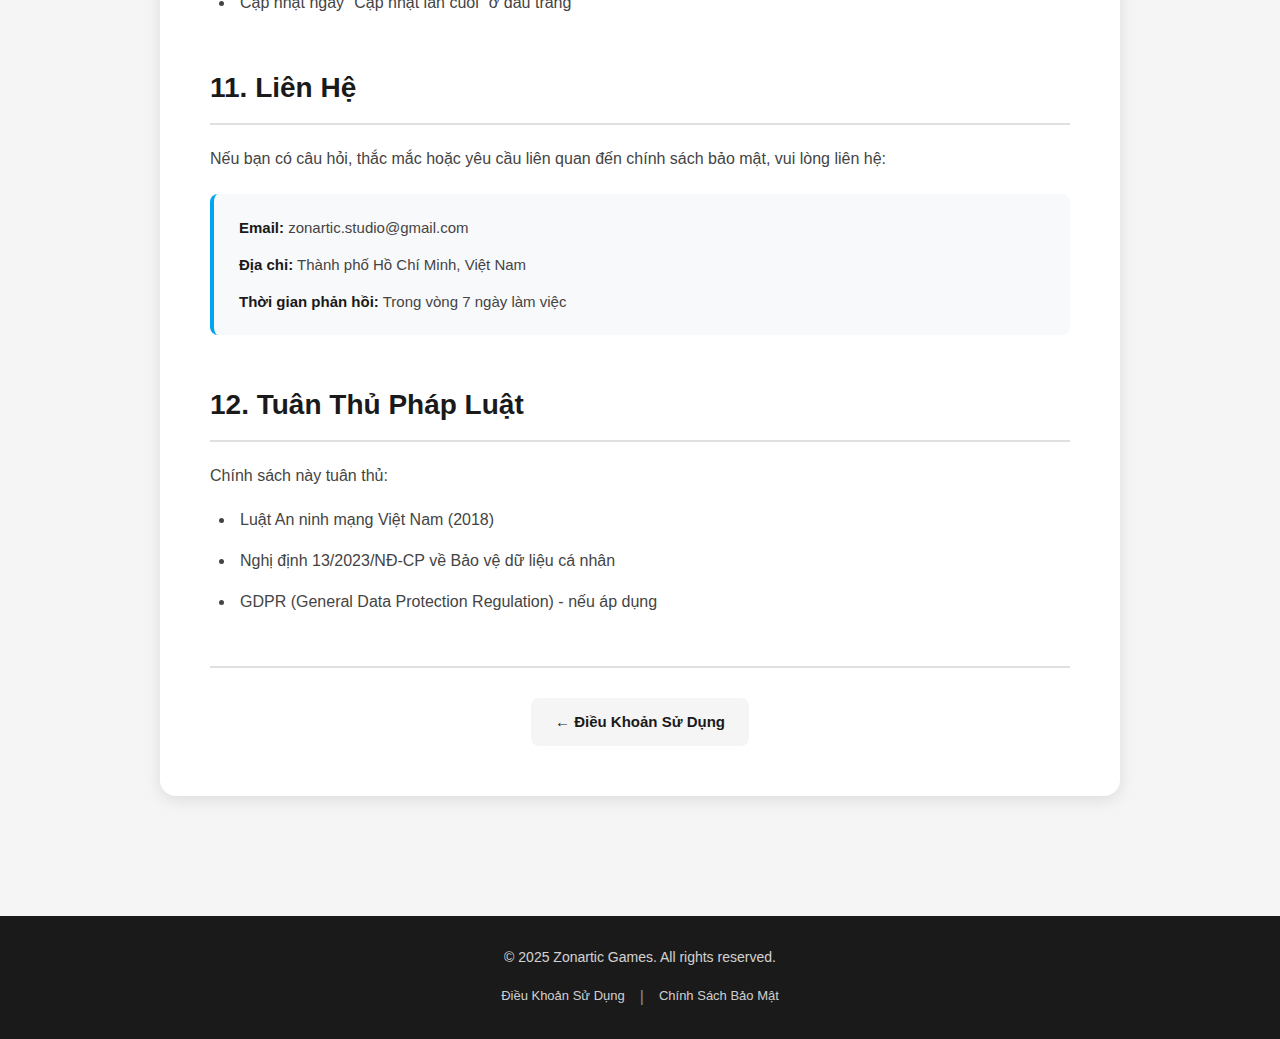
<file: privacy.html>
<!DOCTYPE html>
<html lang="vi">
<head>
  <meta charset="UTF-8" />
  <meta name="viewport" content="width=device-width, initial-scale=1.0" />
  <title>Chính Sách Bảo Mật - Zonartic Games</title>
  <meta name="description" content="Chính sách bảo mật thông tin người dùng của Zonartic Games">
  <link rel="stylesheet" href="css/style.css" />
  <link rel="stylesheet" href="css/legal.css" />
</head>
<body>
  <!-- HEADER -->
  <header>
    <div class="header-container">
      <div class="logo" onclick="window.location.href='index.html'">
        <img src="images/logo.png" alt="Zonartic Logo" />
      </div>
      
      <button class="menu-toggle" onclick="toggleMenu(event)" aria-label="Toggle menu">☰</button>
      
      <div class="nav-wrapper">
        <nav class="nav-menu">
          <ul>
            <li><a href="index.html">HOME</a></li>
            <li><a href="blog.html">BLOG</a></li>
            <li><a href="mobile-games.html">MOBILE GAMES</a></li>
            <li><a href="test-games.html">TEST GAMES</a></li>
            <li><a href="about.html">ABOUT US</a></li>
            <li><a href="contact.html">CONTACT US</a></li>
          </ul>
          <div class="social-icons">
            <a href="https://facebook.com" target="_blank" rel="noopener noreferrer">
              <img src="images/facebook.png" alt="Facebook" />
            </a>
            <a href="https://instagram.com" target="_blank" rel="noopener noreferrer">
              <img src="images/instagram.png" alt="Instagram" />
            </a>
            <a href="https://twitter.com" target="_blank" rel="noopener noreferrer">
              <img src="images/twitter.png" alt="Twitter" />
            </a>
            <a href="https://youtube.com" target="_blank" rel="noopener noreferrer">
              <img src="images/youtube.png" alt="YouTube" />
            </a>
          </div>
        </nav>
      </div>
    </div>
  </header>
  
  <!-- MAIN CONTENT -->
  <main class="legal-page">
    <div class="legal-container">
      <!-- Header -->
      <div class="legal-header">
        <h1>🔒 Chính Sách Bảo Mật</h1>
        <p class="legal-updated">Cập nhật lần cuối: 28 tháng 11, 2025</p>
      </div>
      
      <!-- Content -->
      <div class="legal-content">
        
        <!-- Introduction -->
        <section class="legal-section">
          <h2>Giới Thiệu</h2>
          <p>Zonartic Games cam kết bảo vệ quyền riêng tư và thông tin cá nhân của bạn. Chính sách bảo mật này giải thích cách chúng tôi thu thập, sử dụng, lưu trữ và bảo vệ thông tin của bạn khi bạn sử dụng trang web và dịch vụ của chúng tôi.</p>
          <p>Bằng việc sử dụng trang web, bạn đồng ý với các điều khoản được mô tả trong chính sách này.</p>
        </section>
        
        <!-- Section 1 -->
        <section class="legal-section">
          <h2>1. Thông Tin Chúng Tôi Thu Thập</h2>
          
          <h3>1.1. Thông Tin Bạn Cung Cấp</h3>
          <p>Khi bạn sử dụng dịch vụ của chúng tôi, chúng tôi có thể thu thập:</p>
          <ul>
            <li><strong>Thông tin liên hệ:</strong> Họ tên, địa chỉ email, số điện thoại</li>
            <li><strong>Thông tin tài khoản:</strong> Email đăng ký test game, tên người dùng</li>
            <li><strong>Thông tin phản hồi:</strong> Ý kiến, đánh giá về game, báo cáo lỗi</li>
            <li><strong>Thông tin liên lạc:</strong> Nội dung tin nhắn khi bạn liên hệ với chúng tôi</li>
          </ul>
          
          <h3>1.2. Thông Tin Thu Thập Tự Động</h3>
          <p>Khi bạn truy cập trang web, chúng tôi tự động thu thập:</p>
          <ul>
            <li><strong>Thông tin kỹ thuật:</strong> Địa chỉ IP, loại trình duyệt, hệ điều hành</li>
            <li><strong>Dữ liệu sử dụng:</strong> Trang bạn truy cập, thời gian truy cập, hành vi click</li>
            <li><strong>Cookies:</strong> Dữ liệu được lưu trữ trên thiết bị của bạn</li>
            <li><strong>Dữ liệu thiết bị:</strong> Loại thiết bị, độ phân giải màn hình</li>
          </ul>
          
          <h3>1.3. Thông Tin Từ Bên Thứ Ba</h3>
          <p>Chúng tôi có thể nhận thông tin về bạn từ:</p>
          <ul>
            <li>Google Play Store (khi bạn tải game)</li>
            <li>Các nền tảng mạng xã hội (nếu bạn kết nối)</li>
            <li>Đối tác phân tích và quảng cáo</li>
          </ul>
        </section>
        
        <!-- Section 2 -->
        <section class="legal-section">
          <h2>2. Cách Chúng Tôi Sử Dụng Thông Tin</h2>
          <p>Chúng tôi sử dụng thông tin của bạn để:</p>
          <ul>
            <li><strong>Cung cấp dịch vụ:</strong> Xử lý đăng ký test game, gửi email xác nhận</li>
            <li><strong>Cải thiện trải nghiệm:</strong> Phân tích hành vi người dùng, tối ưu hóa trang web</li>
            <li><strong>Liên lạc:</strong> Gửi thông báo về game mới, cập nhật, sự kiện</li>
            <li><strong>Hỗ trợ khách hàng:</strong> Trả lời câu hỏi, giải quyết vấn đề</li>
            <li><strong>Bảo mật:</strong> Phát hiện và ngăn chặn gian lận, lạm dụng</li>
            <li><strong>Tuân thủ pháp luật:</strong> Đáp ứng yêu cầu pháp lý</li>
            <li><strong>Marketing:</strong> Gửi thông tin quảng cáo (với sự đồng ý của bạn)</li>
          </ul>
        </section>
        
        <!-- Section 3 -->
        <section class="legal-section">
          <h2>3. Chia Sẻ Thông Tin</h2>
          <p>Chúng tôi KHÔNG bán thông tin cá nhân của bạn. Chúng tôi chỉ chia sẻ thông tin trong các trường hợp sau:</p>
          
          <h3>3.1. Với Đối Tác Dịch Vụ</h3>
          <ul>
            <li><strong>Nhà cung cấp email:</strong> Google Apps Script, SendGrid</li>
            <li><strong>Phân tích:</strong> Google Analytics</li>
            <li><strong>Hosting:</strong> GitHub Pages, Cloudflare</li>
            <li><strong>Bảo mật:</strong> reCAPTCHA</li>
          </ul>
          
          <h3>3.2. Với Cơ Quan Pháp Luật</h3>
          <p>Khi được yêu cầu bởi pháp luật hoặc để bảo vệ quyền lợi của chúng tôi</p>
          
          <h3>3.3. Trong Trường Hợp Sáp Nhập</h3>
          <p>Nếu công ty được mua lại hoặc sáp nhập, thông tin của bạn có thể được chuyển giao</p>
        </section>
        
        <!-- Section 4 -->
        <section class="legal-section">
          <h2>4. Cookies và Công Nghệ Theo Dõi</h2>
          <p>Chúng tôi sử dụng cookies và các công nghệ tương tự để:</p>
          <ul>
            <li>Ghi nhớ tùy chọn của bạn</li>
            <li>Phân tích lưu lượng truy cập</li>
            <li>Cải thiện trải nghiệm người dùng</li>
            <li>Hiển thị quảng cáo phù hợp (nếu có)</li>
          </ul>
          
          <h3>Quản Lý Cookies</h3>
          <p>Bạn có thể tắt cookies thông qua cài đặt trình duyệt. Tuy nhiên, một số tính năng của trang web có thể không hoạt động đúng cách.</p>
        </section>
        
        <!-- Section 5 -->
        <section class="legal-section">
          <h2>5. Bảo Mật Thông Tin</h2>
          <p>Chúng tôi thực hiện các biện pháp bảo mật để bảo vệ thông tin của bạn:</p>
          <ul>
            <li><strong>Mã hóa:</strong> Sử dụng HTTPS/SSL cho tất cả kết nối</li>
            <li><strong>Rate Limiting:</strong> Ngăn chặn spam và tấn công brute-force</li>
            <li><strong>Xác thực:</strong> reCAPTCHA để chống bot</li>
            <li><strong>Giới hạn truy cập:</strong> Chỉ nhân viên được ủy quyền mới có thể truy cập dữ liệu</li>
            <li><strong>Sao lưu:</strong> Dữ liệu được sao lưu định kỳ</li>
          </ul>
          <p><strong>Lưu ý:</strong> Mặc dù chúng tôi nỗ lực hết sức, không có phương thức truyền tải qua Internet nào là 100% an toàn.</p>
        </section>
        
        <!-- Section 6 -->
        <section class="legal-section">
          <h2>6. Lưu Trữ Thông Tin</h2>
          <p>Chúng tôi lưu trữ thông tin của bạn:</p>
          <ul>
            <li>Trong suốt thời gian bạn sử dụng dịch vụ</li>
            <li>Tối đa 24 tháng sau khi bạn ngừng sử dụng (trừ khi pháp luật yêu cầu khác)</li>
            <li>Tại các máy chủ đặt tại Việt Nam và Hoa Kỳ</li>
          </ul>
        </section>
        
        <!-- Section 7 -->
        <section class="legal-section">
          <h2>7. Quyền Của Bạn</h2>
          <p>Bạn có quyền:</p>
          <ul>
            <li><strong>Truy cập:</strong> Yêu cầu xem thông tin chúng tôi lưu trữ về bạn</li>
            <li><strong>Sửa đổi:</strong> Cập nhật hoặc sửa thông tin không chính xác</li>
            <li><strong>Xóa:</strong> Yêu cầu xóa thông tin cá nhân của bạn</li>
            <li><strong>Phản đối:</strong> Từ chối việc xử lý thông tin cho một số mục đích</li>
            <li><strong>Chuyển dữ liệu:</strong> Yêu cầu xuất dữ liệu của bạn</li>
            <li><strong>Rút đồng ý:</strong> Hủy đăng ký nhận email bất kỳ lúc nào</li>
          </ul>
          <p>Để thực hiện các quyền này, vui lòng liên hệ: <strong>support@zonarticgames.com</strong></p>
        </section>
        
        <!-- Section 8 -->
        <section class="legal-section">
          <h2>8. Quyền Riêng Tư Trẻ Em</h2>
          <p>Dịch vụ của chúng tôi không dành cho trẻ em dưới 13 tuổi. Chúng tôi không cố ý thu thập thông tin từ trẻ em.</p>
          <p>Nếu bạn tin rằng chúng tôi đã vô tình thu thập thông tin từ trẻ em, vui lòng liên hệ ngay để chúng tôi xóa thông tin đó.</p>
        </section>
        
        <!-- Section 9 -->
        <section class="legal-section">
          <h2>9. Chuyển Giao Quốc Tế</h2>
          <p>Thông tin của bạn có thể được chuyển và lưu trữ tại các máy chủ ngoài Việt Nam, bao gồm Hoa Kỳ.</p>
          <p>Chúng tôi đảm bảo rằng các đối tác quốc tế tuân thủ các tiêu chuẩn bảo mật tương đương.</p>
        </section>
        
        <!-- Section 10 -->
        <section class="legal-section">
          <h2>10. Thay Đổi Chính Sách</h2>
          <p>Chúng tôi có thể cập nhật chính sách này theo thời gian. Các thay đổi quan trọng sẽ được thông báo qua:</p>
          <ul>
            <li>Email đến địa chỉ bạn đã đăng ký</li>
            <li>Thông báo nổi bật trên trang web</li>
            <li>Cập nhật ngày "Cập nhật lần cuối" ở đầu trang</li>
          </ul>
        </section>
        
        <!-- Section 11 -->
        <section class="legal-section">
          <h2>11. Liên Hệ</h2>
          <p>Nếu bạn có câu hỏi, thắc mắc hoặc yêu cầu liên quan đến chính sách bảo mật, vui lòng liên hệ:</p>
          <div class="contact-info">
            <p><strong>Email:</strong> zonartic.studio@gmail.com</p>
            <p><strong>Địa chỉ:</strong> Thành phố Hồ Chí Minh, Việt Nam</p>
            <p><strong>Thời gian phản hồi:</strong> Trong vòng 7 ngày làm việc</p>
          </div>
        </section>
        
        <!-- Section 12 -->
        <section class="legal-section">
          <h2>12. Tuân Thủ Pháp Luật</h2>
          <p>Chính sách này tuân thủ:</p>
          <ul>
            <li>Luật An ninh mạng Việt Nam (2018)</li>
            <li>Nghị định 13/2023/NĐ-CP về Bảo vệ dữ liệu cá nhân</li>
            <li>GDPR (General Data Protection Regulation) - nếu áp dụng</li>
          </ul>
        </section>
        
      </div>
      
      <!-- Bottom Navigation -->
      <div class="legal-nav">
        <a href="terms.html" class="legal-nav-link">
          ← Điều Khoản Sử Dụng
        </a>
      </div>
      
    </div>
  </main>
  
  <!-- FOOTER -->
  <footer>
    <div class="footer-content">
      <p>&copy; 2025 Zonartic Games. All rights reserved.</p>
      <div class="footer-links">
        <a href="terms.html">Điều Khoản Sử Dụng</a>
        <span>|</span>
        <a href="privacy.html">Chính Sách Bảo Mật</a>
      </div>
    </div>
  </footer>
  
  <!-- Floating Contact Button -->
  <a href="contact.html" class="floating-contact" aria-label="Contact Us">
    <img src="images/contact-icon.png" alt="Contact" />
  </a>
  
<!-- JavaScript -->
  <script>
    
    
    // ==========================================
    // Mobile Menu Toggle
    // ==========================================
    function toggleMenu(event) {
      if (event) {
        event.preventDefault();
        event.stopPropagation();
      }
      
      setTimeout(function() {
        const navWrapper = document.querySelector('.nav-wrapper');
        const menuToggle = document.querySelector('.menu-toggle');
        
        if (!navWrapper || !menuToggle) return;
        
        navWrapper.classList.toggle('show');
        
        if (navWrapper.classList.contains('show')) {
          menuToggle.innerHTML = '✕';
          menuToggle.setAttribute('aria-expanded', 'true');
        } else {
          menuToggle.innerHTML = '☰';
          menuToggle.setAttribute('aria-expanded', 'false');
        }
      }, 50);
    }
    
    document.addEventListener('click', function(event) {
      if (window.innerWidth <= 768) {
        setTimeout(function() {
          const navWrapper = document.querySelector('.nav-wrapper');
          const menuToggle = document.querySelector('.menu-toggle');
          const header = document.querySelector('header');
          
          if (!navWrapper || !menuToggle || !header) return;
          
          if (!header.contains(event.target) && navWrapper.classList.contains('show')) {
            navWrapper.classList.remove('show');
            menuToggle.innerHTML = '☰';
            menuToggle.setAttribute('aria-expanded', 'false');
          }
        }, 50);
      }
    });
    
    document.addEventListener('DOMContentLoaded', function() {
      document.body.addEventListener('click', function(event) {
        if (window.innerWidth <= 768) {
          const target = event.target.closest('.nav-menu a');
          
          if (target) {
            setTimeout(function() {
              const navWrapper = document.querySelector('.nav-wrapper');
              const menuToggle = document.querySelector('.menu-toggle');
              
              if (!navWrapper || !menuToggle) return;
              
              navWrapper.classList.remove('show');
              menuToggle.innerHTML = '☰';
              menuToggle.setAttribute('aria-expanded', 'false');
            }, 100);
          }
        }
      });
    });
    
    let resizeTimer;
    window.addEventListener('resize', function() {
      clearTimeout(resizeTimer);
      resizeTimer = setTimeout(function() {
        const navWrapper = document.querySelector('.nav-wrapper');
        const menuToggle = document.querySelector('.menu-toggle');
        
        if (!navWrapper || !menuToggle) return;
        
        if (window.innerWidth > 768) {
          navWrapper.classList.remove('show');
          menuToggle.innerHTML = '☰';
          menuToggle.setAttribute('aria-expanded', 'false');
        }
      }, 100);
    });
    
    if (typeof MutationObserver !== 'undefined') {
      const observer = new MutationObserver(function(mutations) {
        const menuToggle = document.querySelector('.menu-toggle');
        if (menuToggle && !menuToggle.hasAttribute('data-listener-attached')) {
          menuToggle.setAttribute('data-listener-attached', 'true');
        }
      });
      
      
  </script>
</body>
</html>
</file>
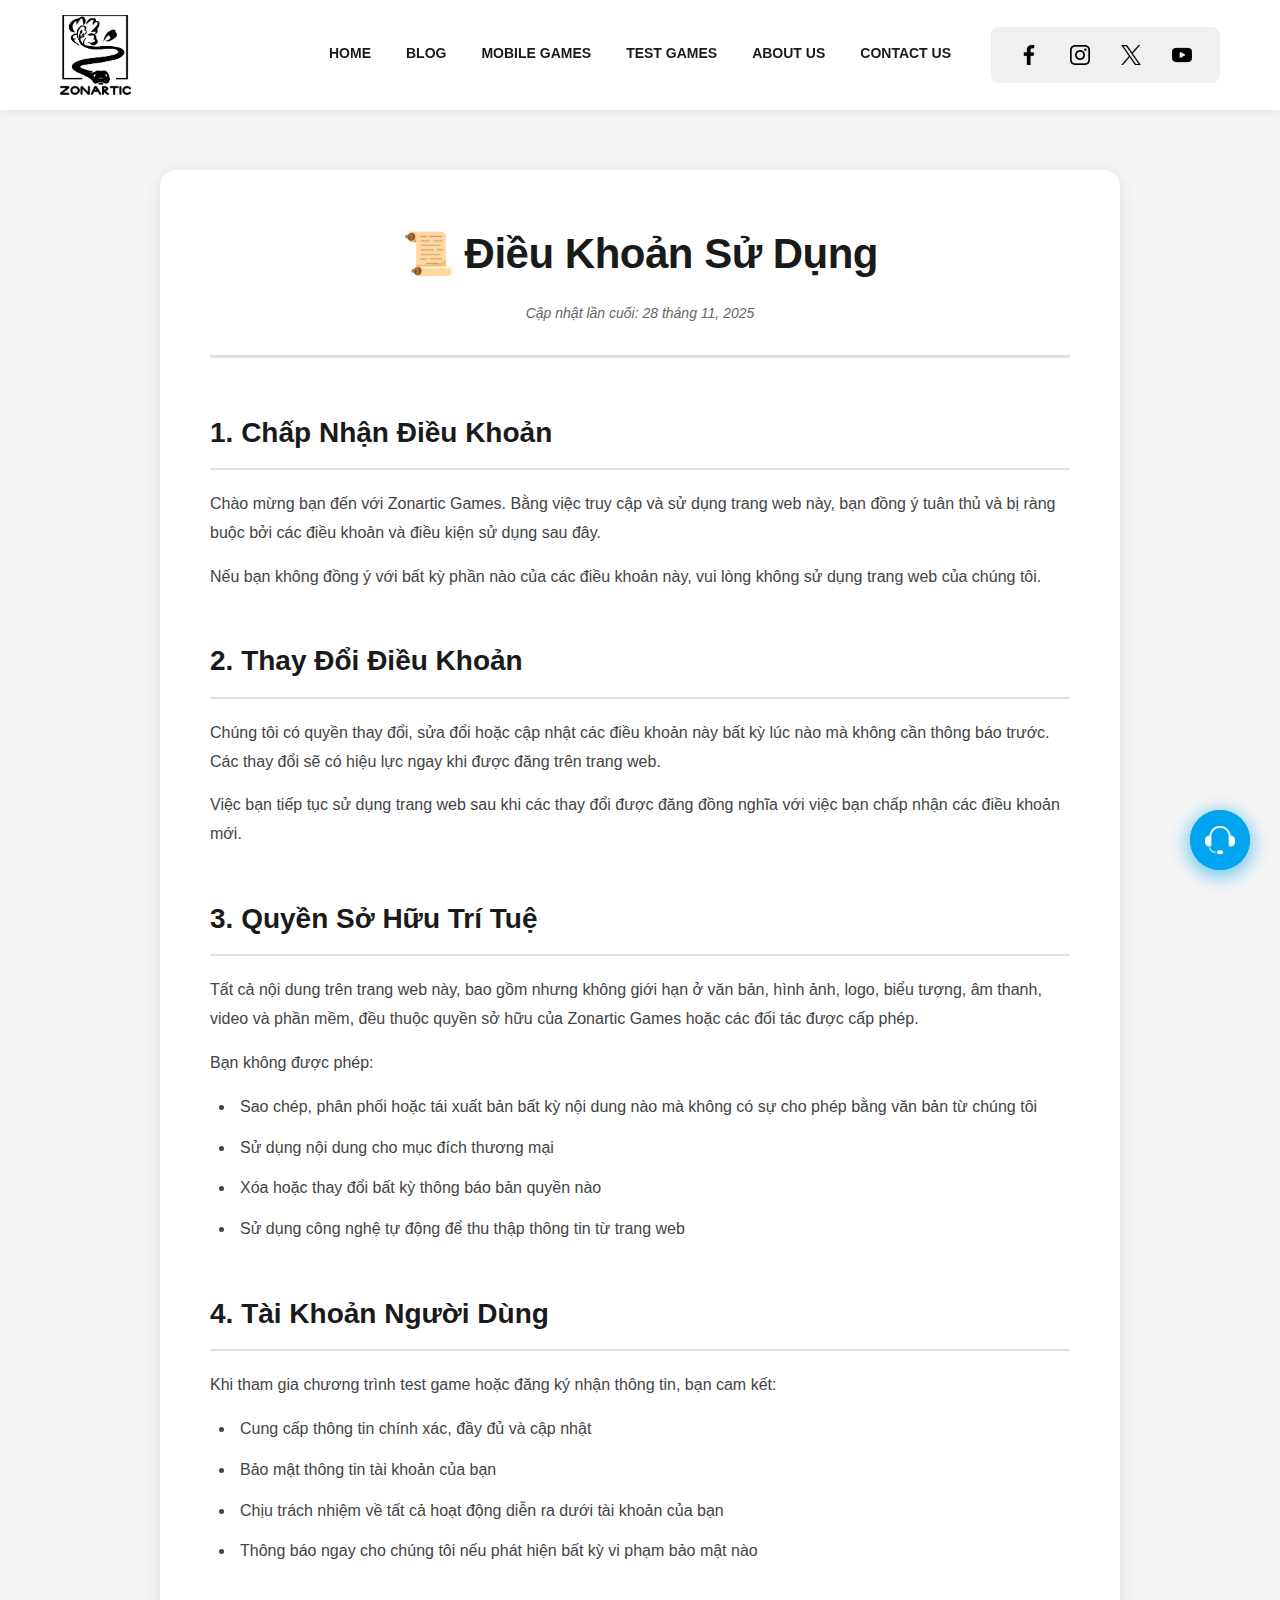
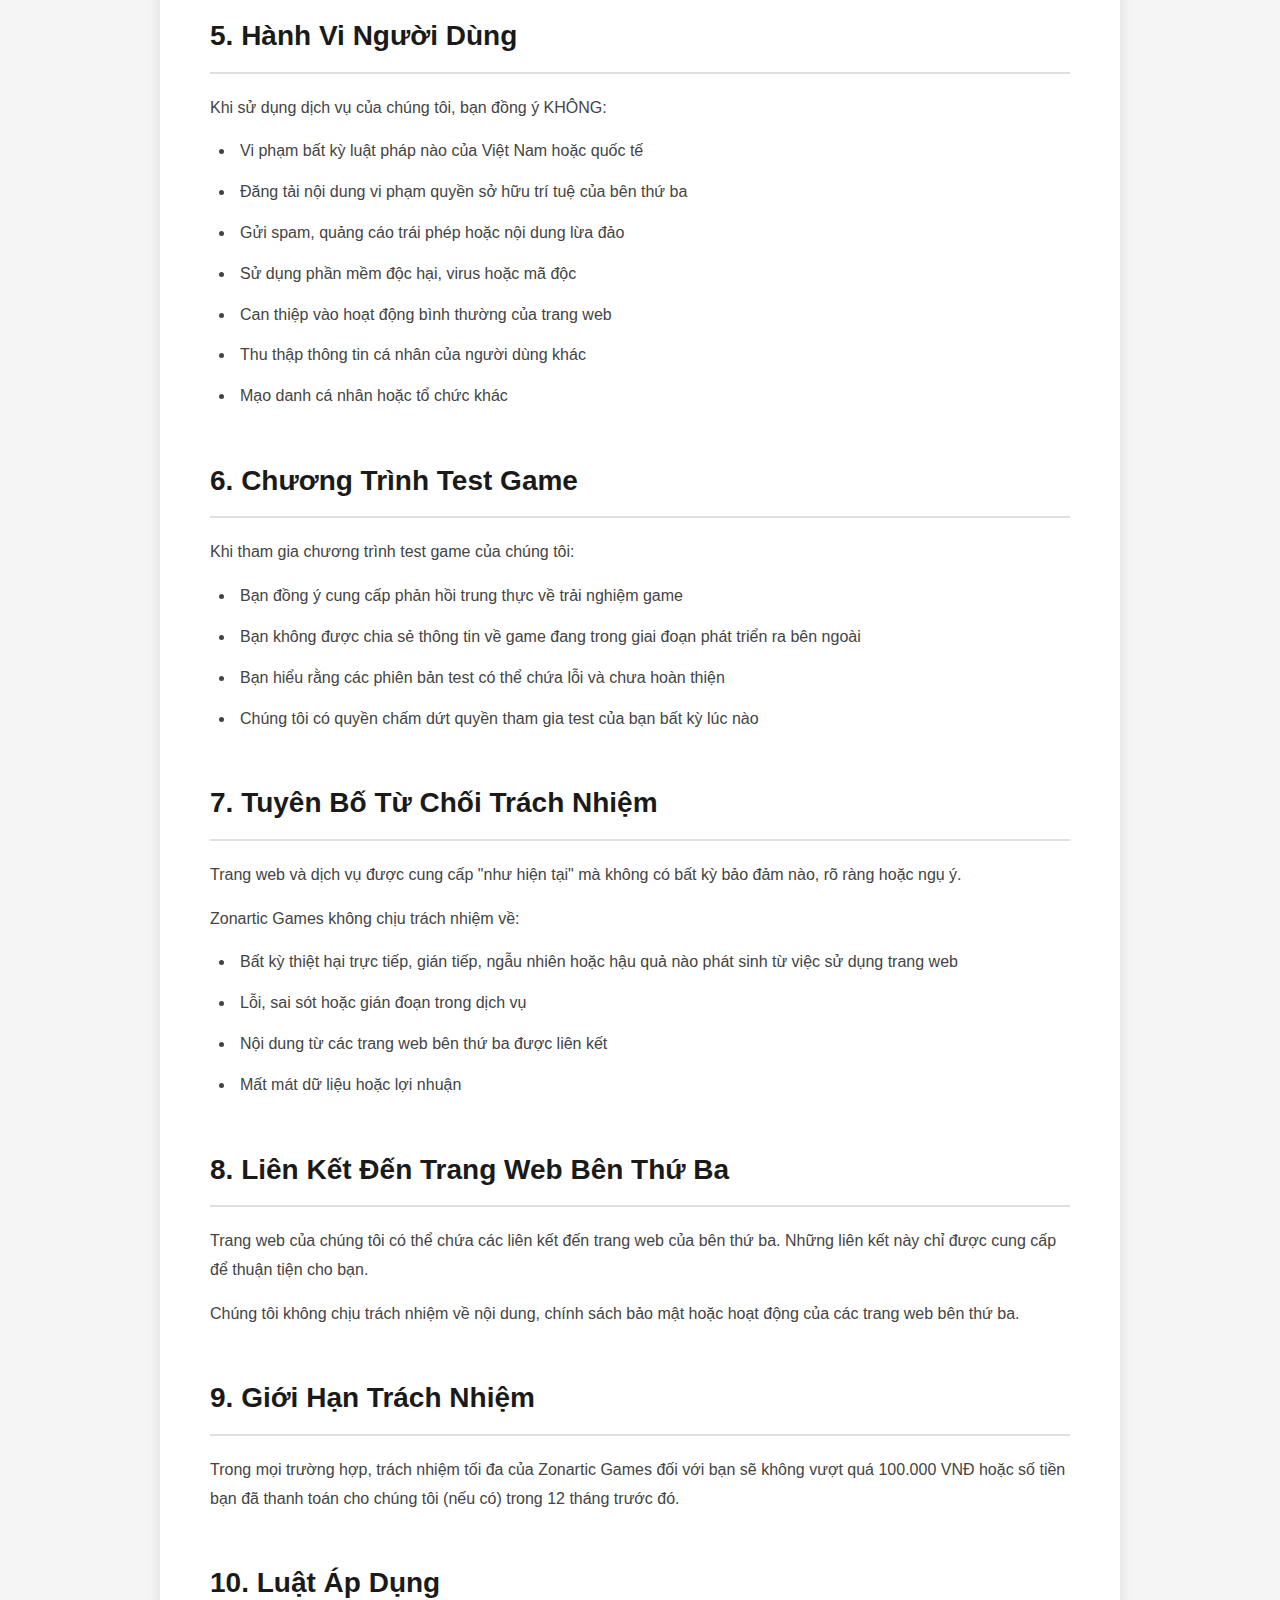
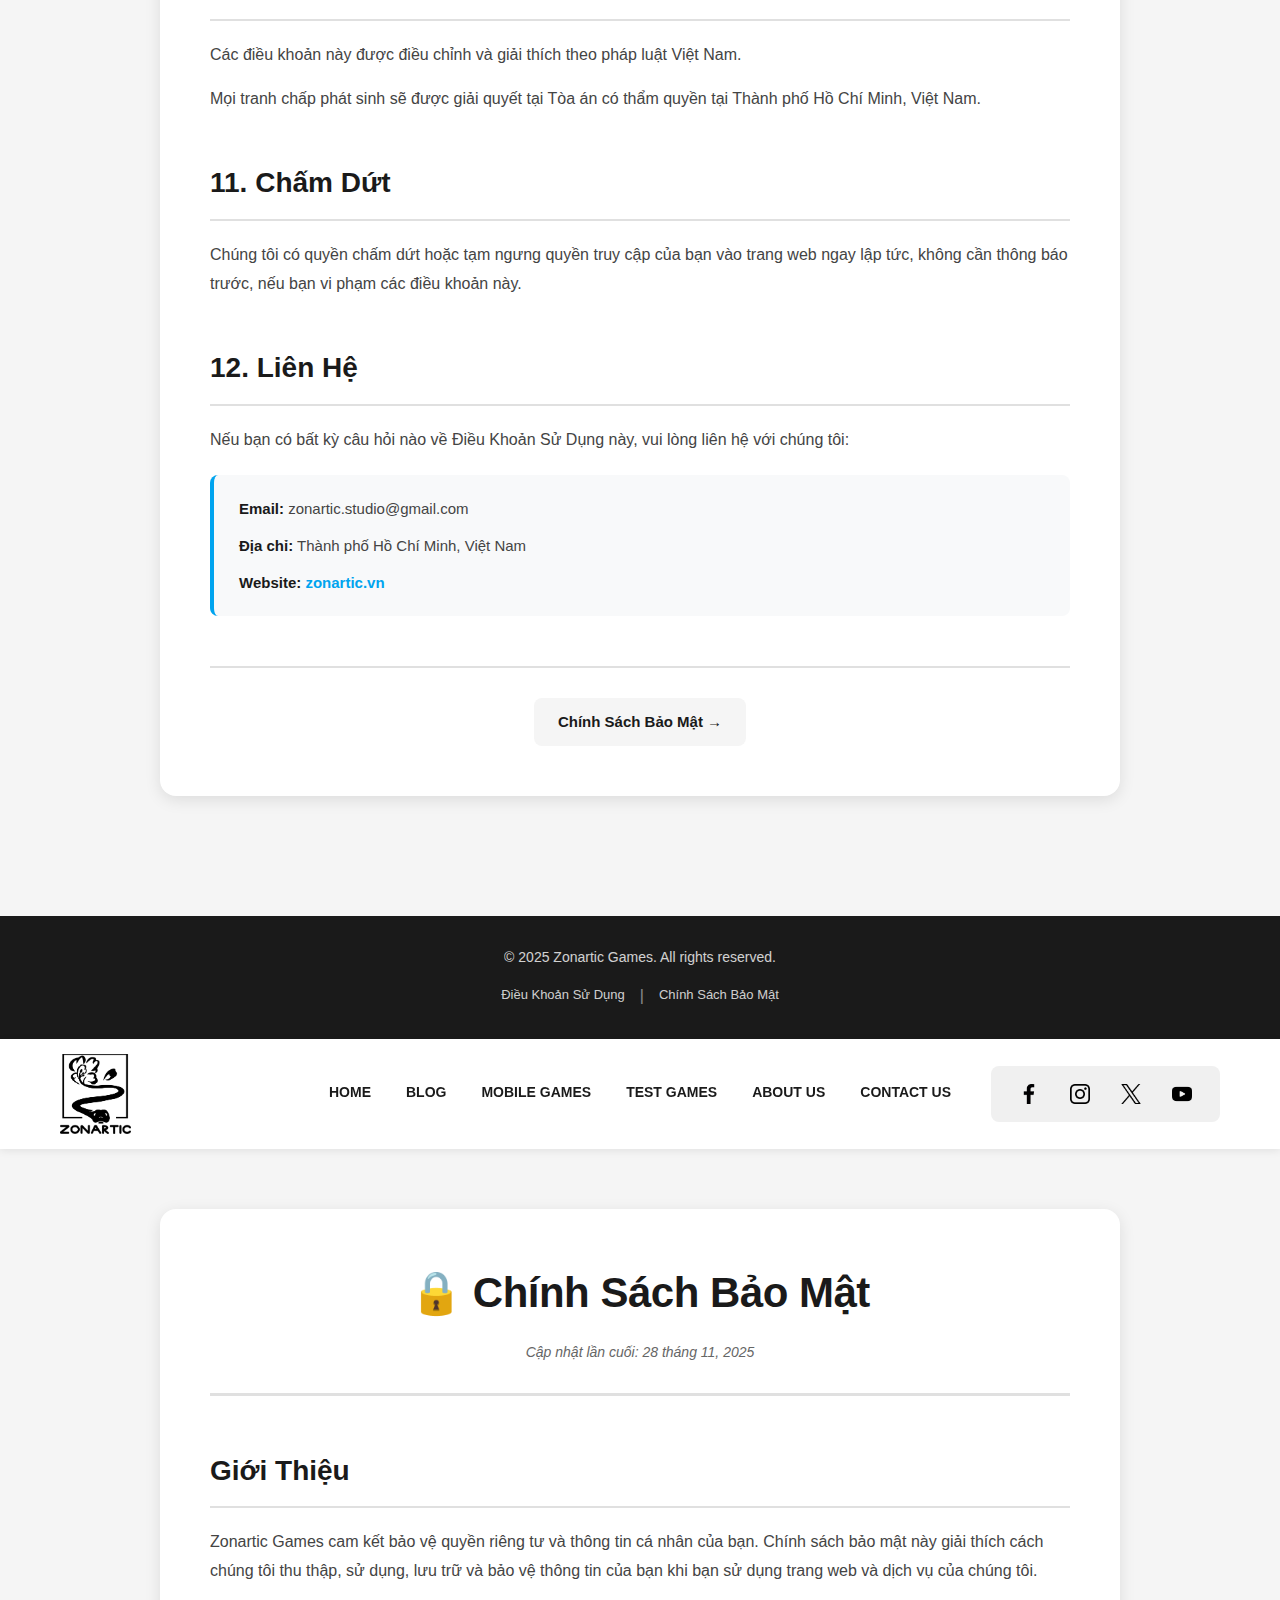
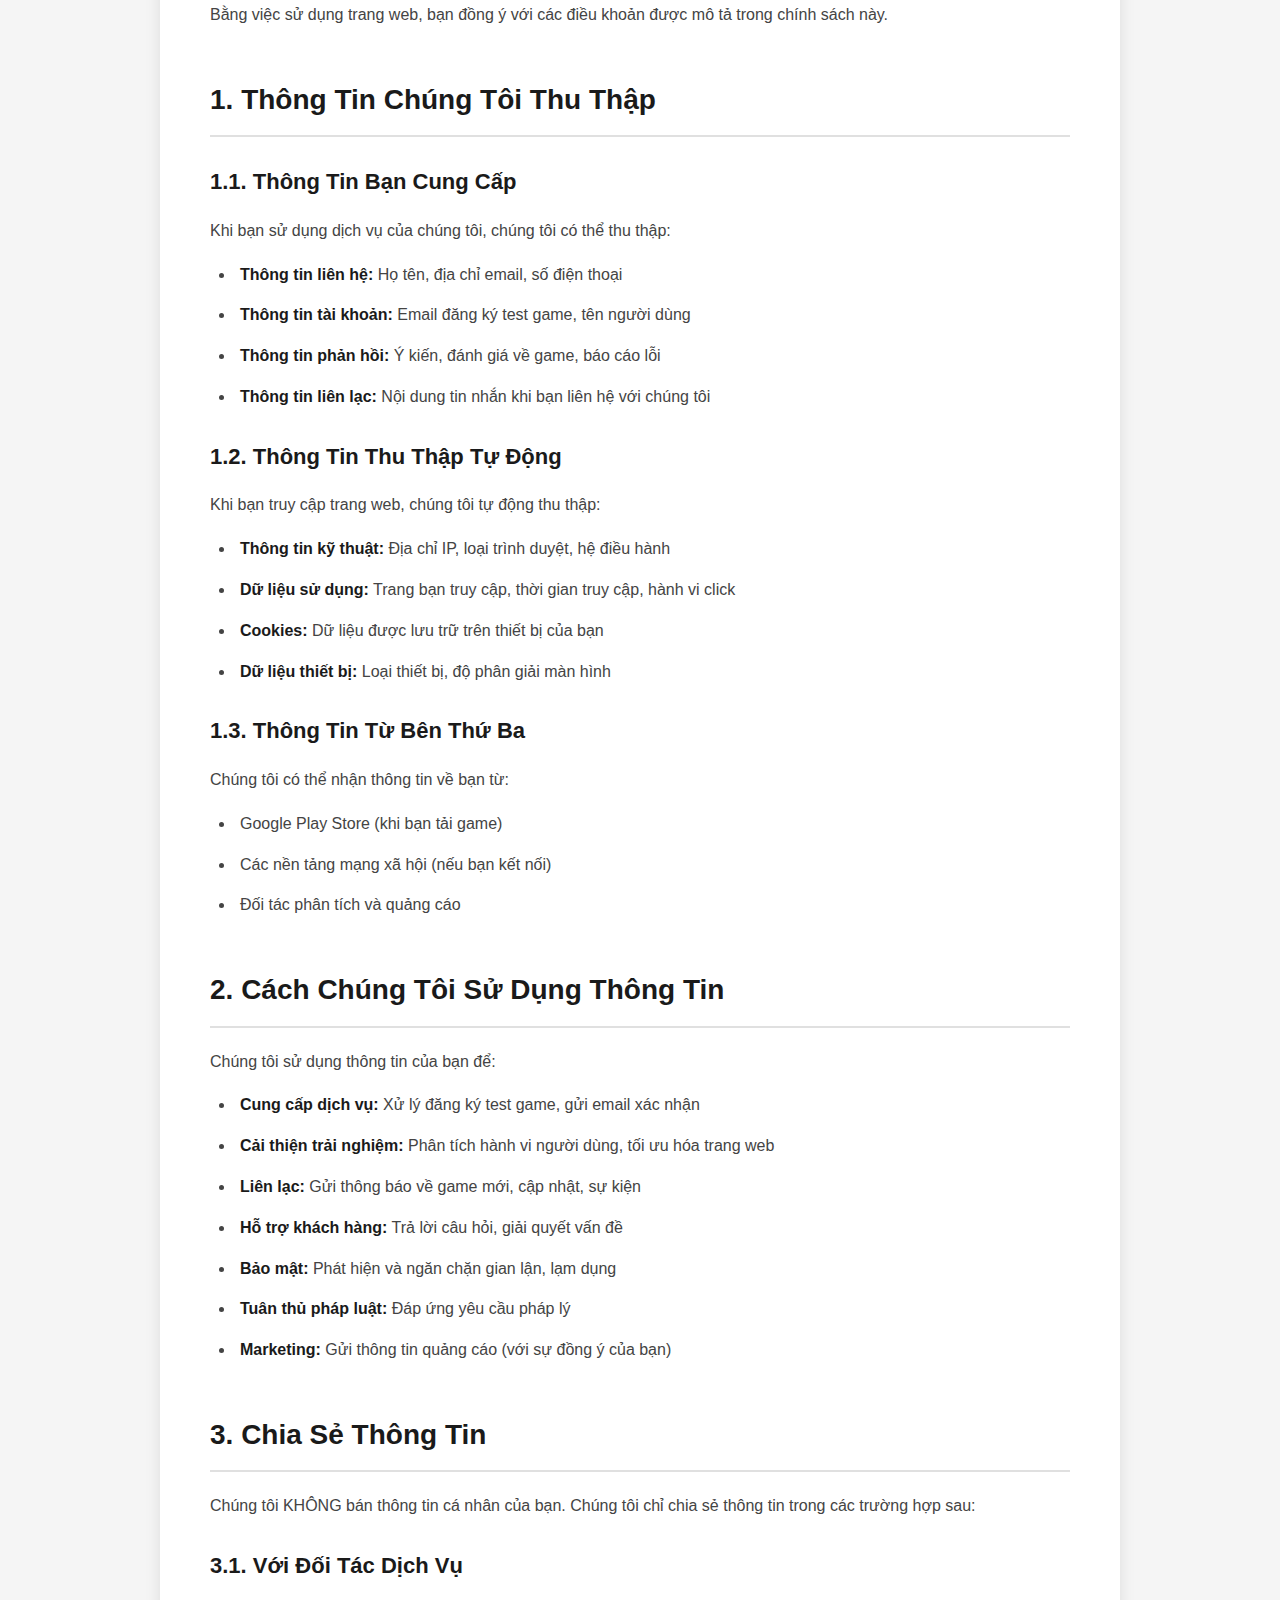
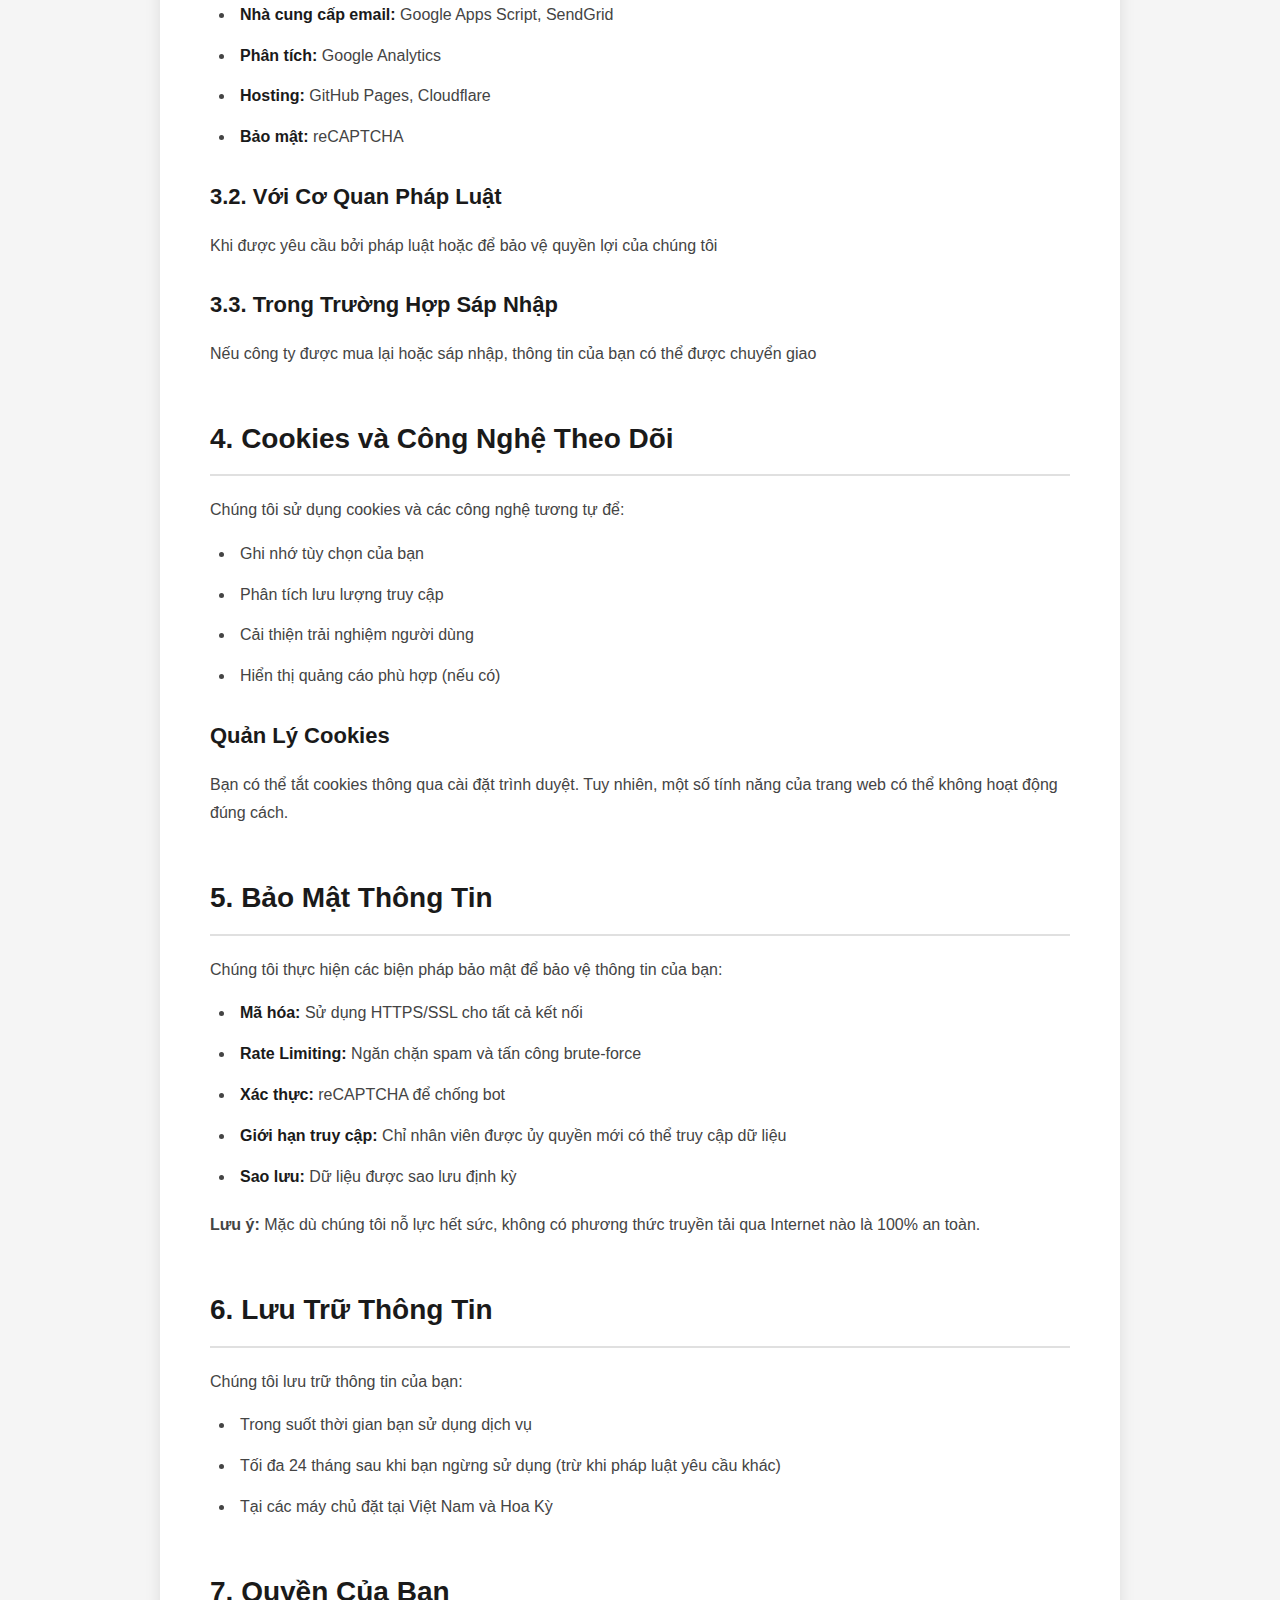
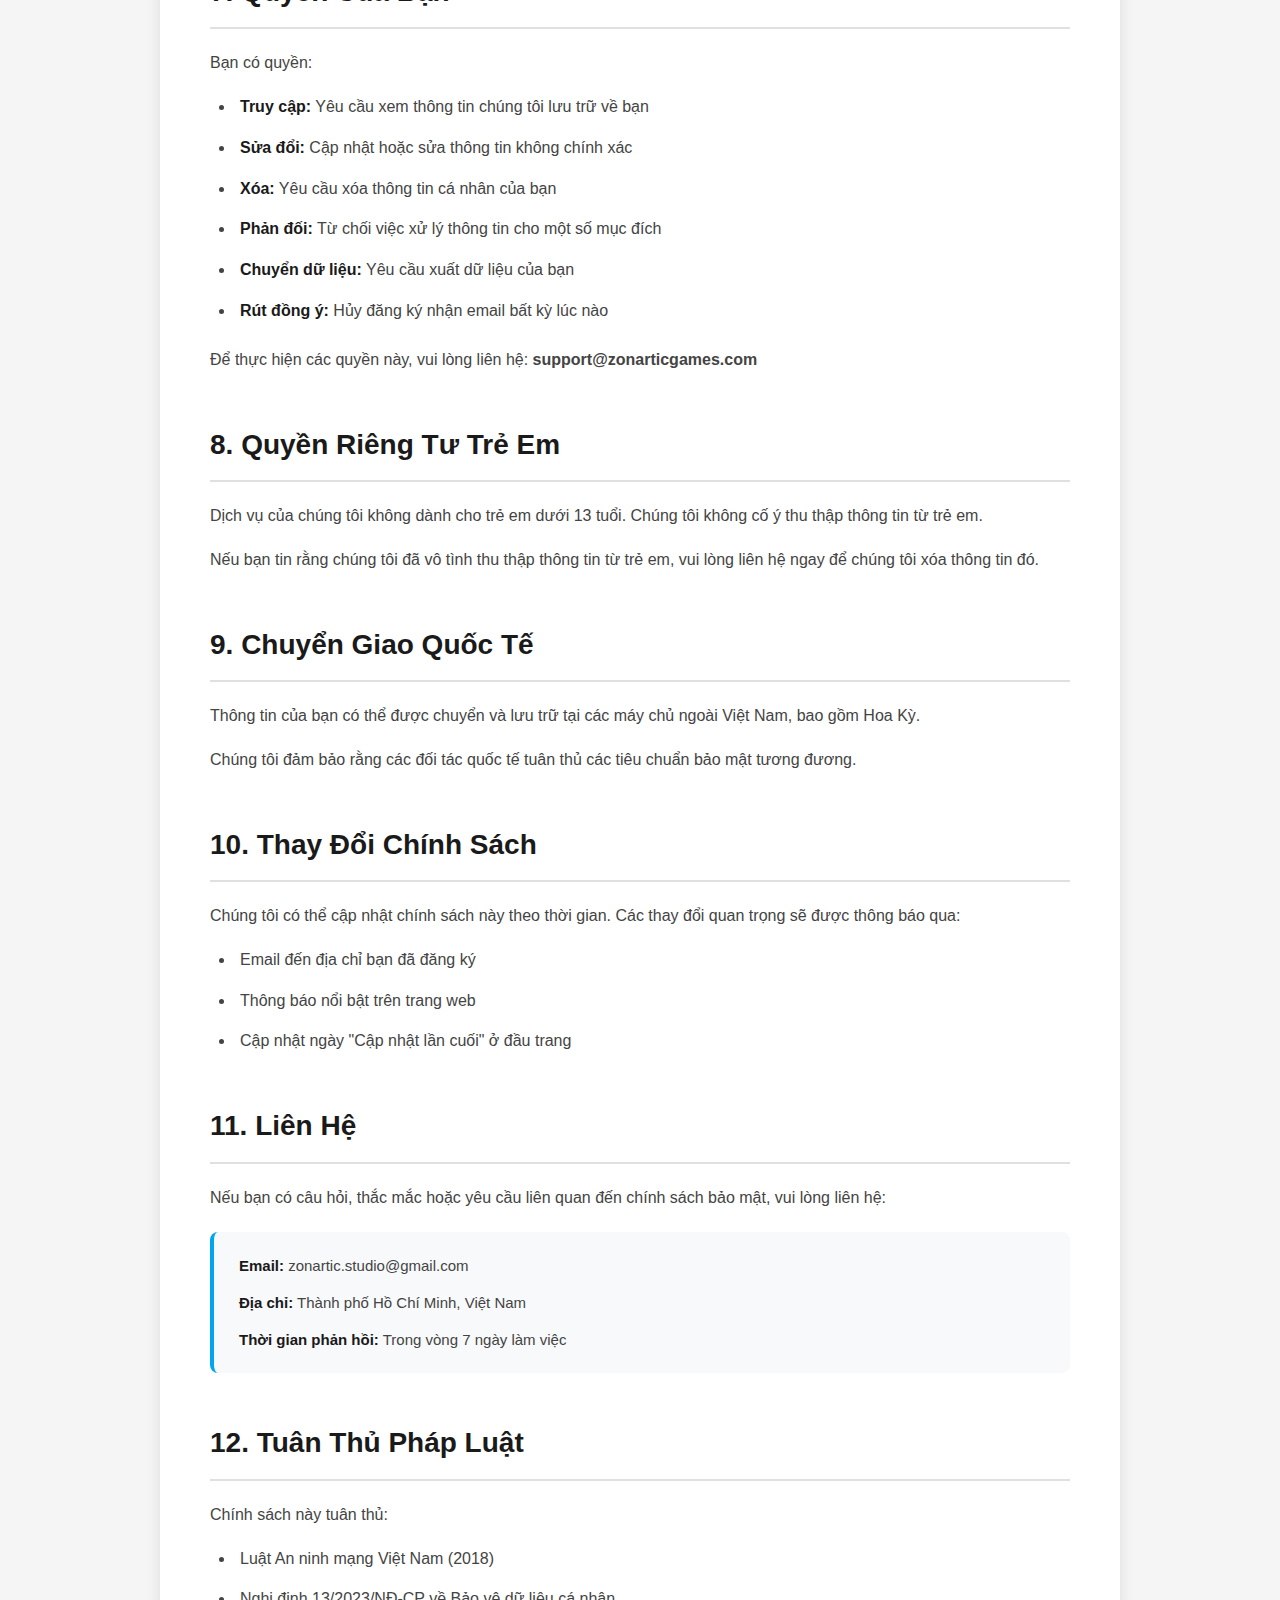
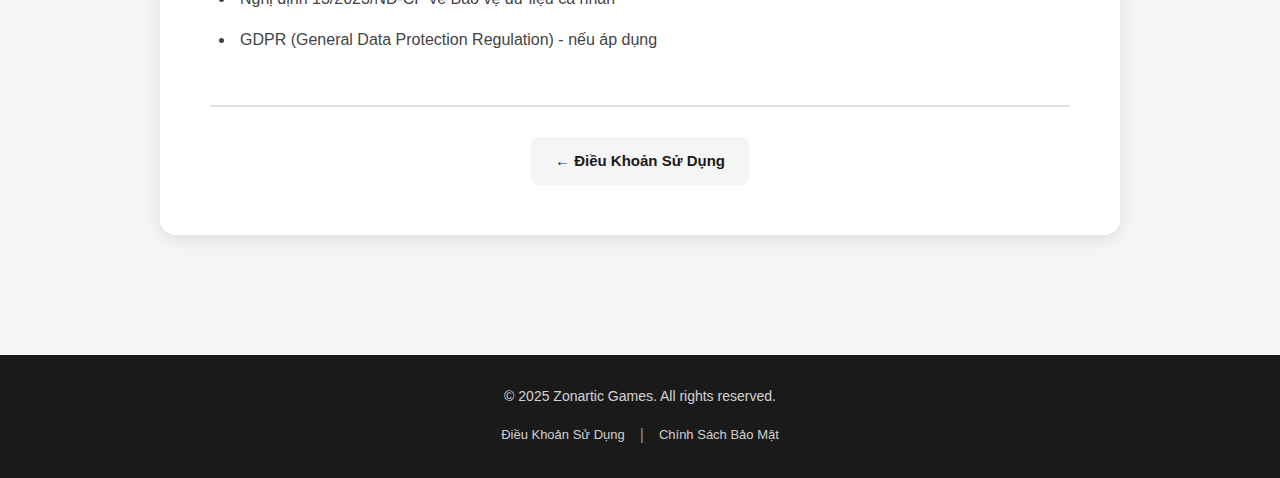
<file: terms.html>
<!DOCTYPE html>
<html lang="vi">
<head>
  <meta charset="UTF-8" />
  <meta name="viewport" content="width=device-width, initial-scale=1.0" />
  <title>Điều Khoản Sử Dụng - Zonartic Games</title>
  <meta name="description" content="Điều khoản sử dụng dịch vụ của Zonartic Games">
  <link rel="stylesheet" href="css/style.css" />
  <link rel="stylesheet" href="css/legal.css" />
</head>
<body>
  <!-- HEADER -->
  <header>
    <div class="header-container">
      <div class="logo" onclick="window.location.href='index.html'">
        <img src="images/logo.png" alt="Zonartic Logo" />
      </div>
      
      <button class="menu-toggle" onclick="toggleMenu(event)" aria-label="Toggle menu">☰</button>
      
      <div class="nav-wrapper">
        <nav class="nav-menu">
          <ul>
            <li><a href="index.html">HOME</a></li>
            <li><a href="blog.html">BLOG</a></li>
            <li><a href="mobile-games.html">MOBILE GAMES</a></li>
            <li><a href="test-games.html">TEST GAMES</a></li>
            <li><a href="about.html">ABOUT US</a></li>
            <li><a href="contact.html">CONTACT US</a></li>
          </ul>
          <div class="social-icons">
            <a href="https://facebook.com" target="_blank" rel="noopener noreferrer">
              <img src="images/facebook.png" alt="Facebook" />
            </a>
            <a href="https://instagram.com" target="_blank" rel="noopener noreferrer">
              <img src="images/instagram.png" alt="Instagram" />
            </a>
            <a href="https://twitter.com" target="_blank" rel="noopener noreferrer">
              <img src="images/twitter.png" alt="Twitter" />
            </a>
            <a href="https://youtube.com" target="_blank" rel="noopener noreferrer">
              <img src="images/youtube.png" alt="YouTube" />
            </a>
          </div>
        </nav>
      </div>
    </div>
  </header>
  
  <!-- MAIN CONTENT -->
  <main class="legal-page">
    <div class="legal-container">
      <!-- Header -->
      <div class="legal-header">
        <h1>📜 Điều Khoản Sử Dụng</h1>
        <p class="legal-updated">Cập nhật lần cuối: 28 tháng 11, 2025</p>
      </div>
      
      <!-- Content -->
      <div class="legal-content">
        
        <!-- Section 1 -->
        <section class="legal-section">
          <h2>1. Chấp Nhận Điều Khoản</h2>
          <p>Chào mừng bạn đến với Zonartic Games. Bằng việc truy cập và sử dụng trang web này, bạn đồng ý tuân thủ và bị ràng buộc bởi các điều khoản và điều kiện sử dụng sau đây.</p>
          <p>Nếu bạn không đồng ý với bất kỳ phần nào của các điều khoản này, vui lòng không sử dụng trang web của chúng tôi.</p>
        </section>
        
        <!-- Section 2 -->
        <section class="legal-section">
          <h2>2. Thay Đổi Điều Khoản</h2>
          <p>Chúng tôi có quyền thay đổi, sửa đổi hoặc cập nhật các điều khoản này bất kỳ lúc nào mà không cần thông báo trước. Các thay đổi sẽ có hiệu lực ngay khi được đăng trên trang web.</p>
          <p>Việc bạn tiếp tục sử dụng trang web sau khi các thay đổi được đăng đồng nghĩa với việc bạn chấp nhận các điều khoản mới.</p>
        </section>
        
        <!-- Section 3 -->
        <section class="legal-section">
          <h2>3. Quyền Sở Hữu Trí Tuệ</h2>
          <p>Tất cả nội dung trên trang web này, bao gồm nhưng không giới hạn ở văn bản, hình ảnh, logo, biểu tượng, âm thanh, video và phần mềm, đều thuộc quyền sở hữu của Zonartic Games hoặc các đối tác được cấp phép.</p>
          <p>Bạn không được phép:</p>
          <ul>
            <li>Sao chép, phân phối hoặc tái xuất bản bất kỳ nội dung nào mà không có sự cho phép bằng văn bản từ chúng tôi</li>
            <li>Sử dụng nội dung cho mục đích thương mại</li>
            <li>Xóa hoặc thay đổi bất kỳ thông báo bản quyền nào</li>
            <li>Sử dụng công nghệ tự động để thu thập thông tin từ trang web</li>
          </ul>
        </section>
        
        <!-- Section 4 -->
        <section class="legal-section">
          <h2>4. Tài Khoản Người Dùng</h2>
          <p>Khi tham gia chương trình test game hoặc đăng ký nhận thông tin, bạn cam kết:</p>
          <ul>
            <li>Cung cấp thông tin chính xác, đầy đủ và cập nhật</li>
            <li>Bảo mật thông tin tài khoản của bạn</li>
            <li>Chịu trách nhiệm về tất cả hoạt động diễn ra dưới tài khoản của bạn</li>
            <li>Thông báo ngay cho chúng tôi nếu phát hiện bất kỳ vi phạm bảo mật nào</li>
          </ul>
        </section>
        
        <!-- Section 5 -->
        <section class="legal-section">
          <h2>5. Hành Vi Người Dùng</h2>
          <p>Khi sử dụng dịch vụ của chúng tôi, bạn đồng ý KHÔNG:</p>
          <ul>
            <li>Vi phạm bất kỳ luật pháp nào của Việt Nam hoặc quốc tế</li>
            <li>Đăng tải nội dung vi phạm quyền sở hữu trí tuệ của bên thứ ba</li>
            <li>Gửi spam, quảng cáo trái phép hoặc nội dung lừa đảo</li>
            <li>Sử dụng phần mềm độc hại, virus hoặc mã độc</li>
            <li>Can thiệp vào hoạt động bình thường của trang web</li>
            <li>Thu thập thông tin cá nhân của người dùng khác</li>
            <li>Mạo danh cá nhân hoặc tổ chức khác</li>
          </ul>
        </section>
        
        <!-- Section 6 -->
        <section class="legal-section">
          <h2>6. Chương Trình Test Game</h2>
          <p>Khi tham gia chương trình test game của chúng tôi:</p>
          <ul>
            <li>Bạn đồng ý cung cấp phản hồi trung thực về trải nghiệm game</li>
            <li>Bạn không được chia sẻ thông tin về game đang trong giai đoạn phát triển ra bên ngoài</li>
            <li>Bạn hiểu rằng các phiên bản test có thể chứa lỗi và chưa hoàn thiện</li>
            <li>Chúng tôi có quyền chấm dứt quyền tham gia test của bạn bất kỳ lúc nào</li>
          </ul>
        </section>
        
        <!-- Section 7 -->
        <section class="legal-section">
          <h2>7. Tuyên Bố Từ Chối Trách Nhiệm</h2>
          <p>Trang web và dịch vụ được cung cấp "như hiện tại" mà không có bất kỳ bảo đảm nào, rõ ràng hoặc ngụ ý.</p>
          <p>Zonartic Games không chịu trách nhiệm về:</p>
          <ul>
            <li>Bất kỳ thiệt hại trực tiếp, gián tiếp, ngẫu nhiên hoặc hậu quả nào phát sinh từ việc sử dụng trang web</li>
            <li>Lỗi, sai sót hoặc gián đoạn trong dịch vụ</li>
            <li>Nội dung từ các trang web bên thứ ba được liên kết</li>
            <li>Mất mát dữ liệu hoặc lợi nhuận</li>
          </ul>
        </section>
        
        <!-- Section 8 -->
        <section class="legal-section">
          <h2>8. Liên Kết Đến Trang Web Bên Thứ Ba</h2>
          <p>Trang web của chúng tôi có thể chứa các liên kết đến trang web của bên thứ ba. Những liên kết này chỉ được cung cấp để thuận tiện cho bạn.</p>
          <p>Chúng tôi không chịu trách nhiệm về nội dung, chính sách bảo mật hoặc hoạt động của các trang web bên thứ ba.</p>
        </section>
        
        <!-- Section 9 -->
        <section class="legal-section">
          <h2>9. Giới Hạn Trách Nhiệm</h2>
          <p>Trong mọi trường hợp, trách nhiệm tối đa của Zonartic Games đối với bạn sẽ không vượt quá 100.000 VNĐ hoặc số tiền bạn đã thanh toán cho chúng tôi (nếu có) trong 12 tháng trước đó.</p>
        </section>
        
        <!-- Section 10 -->
        <section class="legal-section">
          <h2>10. Luật Áp Dụng</h2>
          <p>Các điều khoản này được điều chỉnh và giải thích theo pháp luật Việt Nam.</p>
          <p>Mọi tranh chấp phát sinh sẽ được giải quyết tại Tòa án có thẩm quyền tại Thành phố Hồ Chí Minh, Việt Nam.</p>
        </section>
        
        <!-- Section 11 -->
        <section class="legal-section">
          <h2>11. Chấm Dứt</h2>
          <p>Chúng tôi có quyền chấm dứt hoặc tạm ngưng quyền truy cập của bạn vào trang web ngay lập tức, không cần thông báo trước, nếu bạn vi phạm các điều khoản này.</p>
        </section>
        
        <!-- Section 12 -->
        <section class="legal-section">
          <h2>12. Liên Hệ</h2>
          <p>Nếu bạn có bất kỳ câu hỏi nào về Điều Khoản Sử Dụng này, vui lòng liên hệ với chúng tôi:</p>
          <div class="contact-info">
            <p><strong>Email:</strong> zonartic.studio@gmail.com</p>
            <p><strong>Địa chỉ:</strong> Thành phố Hồ Chí Minh, Việt Nam</p>
            <p><strong>Website:</strong> <a href="index.html">zonartic.vn</a></p>
          </div>
        </section>
        
      </div>
      
      <!-- Bottom Navigation -->
      <div class="legal-nav">
        <a href="privacy.html" class="legal-nav-link">
          Chính Sách Bảo Mật →
        </a>
      </div>
      
    </div>
  </main>
  
  <!-- FOOTER -->
  <footer>
    <div class="footer-content">
      <p>&copy; 2025 Zonartic Games. All rights reserved.</p>
      <div class="footer-links">
        <a href="terms.html">Điều Khoản Sử Dụng</a>
        <span>|</span>
        <a href="privacy.html">Chính Sách Bảo Mật</a>
      </div>
    </div>
  </footer>
  
  <!-- Floating Contact Button -->
  <a href="contact.html" class="floating-contact" aria-label="Contact Us">
    <img src="images/contact-icon.png" alt="Contact" />
  </a>
  <!DOCTYPE html>
<html lang="vi">
<head>
  <meta charset="UTF-8" />
  <meta name="viewport" content="width=device-width, initial-scale=1.0" />
  <title>Chính Sách Bảo Mật - Zonartic Games</title>
  <meta name="description" content="Chính sách bảo mật thông tin người dùng của Zonartic Games">
  <link rel="stylesheet" href="css/style.css" />
  <link rel="stylesheet" href="css/legal.css" />
</head>
<body>
  <!-- HEADER -->
  <header>
    <div class="header-container">
      <div class="logo" onclick="window.location.href='index.html'">
        <img src="images/logo.png" alt="Zonartic Logo" />
      </div>
      
      <button class="menu-toggle" onclick="toggleMenu(event)" aria-label="Toggle menu">☰</button>
      
      <div class="nav-wrapper">
        <nav class="nav-menu">
          <ul>
            <li><a href="index.html">HOME</a></li>
            <li><a href="blog.html">BLOG</a></li>
            <li><a href="mobile-games.html">MOBILE GAMES</a></li>
            <li><a href="test-games.html">TEST GAMES</a></li>
            <li><a href="about.html">ABOUT US</a></li>
            <li><a href="contact.html">CONTACT US</a></li>
          </ul>
          <div class="social-icons">
            <a href="https://facebook.com" target="_blank" rel="noopener noreferrer">
              <img src="images/facebook.png" alt="Facebook" />
            </a>
            <a href="https://instagram.com" target="_blank" rel="noopener noreferrer">
              <img src="images/instagram.png" alt="Instagram" />
            </a>
            <a href="https://twitter.com" target="_blank" rel="noopener noreferrer">
              <img src="images/twitter.png" alt="Twitter" />
            </a>
            <a href="https://youtube.com" target="_blank" rel="noopener noreferrer">
              <img src="images/youtube.png" alt="YouTube" />
            </a>
          </div>
        </nav>
      </div>
    </div>
  </header>
  
  <!-- MAIN CONTENT -->
  <main class="legal-page">
    <div class="legal-container">
      <!-- Header -->
      <div class="legal-header">
        <h1>🔒 Chính Sách Bảo Mật</h1>
        <p class="legal-updated">Cập nhật lần cuối: 28 tháng 11, 2025</p>
      </div>
      
      <!-- Content -->
      <div class="legal-content">
        
        <!-- Introduction -->
        <section class="legal-section">
          <h2>Giới Thiệu</h2>
          <p>Zonartic Games cam kết bảo vệ quyền riêng tư và thông tin cá nhân của bạn. Chính sách bảo mật này giải thích cách chúng tôi thu thập, sử dụng, lưu trữ và bảo vệ thông tin của bạn khi bạn sử dụng trang web và dịch vụ của chúng tôi.</p>
          <p>Bằng việc sử dụng trang web, bạn đồng ý với các điều khoản được mô tả trong chính sách này.</p>
        </section>
        
        <!-- Section 1 -->
        <section class="legal-section">
          <h2>1. Thông Tin Chúng Tôi Thu Thập</h2>
          
          <h3>1.1. Thông Tin Bạn Cung Cấp</h3>
          <p>Khi bạn sử dụng dịch vụ của chúng tôi, chúng tôi có thể thu thập:</p>
          <ul>
            <li><strong>Thông tin liên hệ:</strong> Họ tên, địa chỉ email, số điện thoại</li>
            <li><strong>Thông tin tài khoản:</strong> Email đăng ký test game, tên người dùng</li>
            <li><strong>Thông tin phản hồi:</strong> Ý kiến, đánh giá về game, báo cáo lỗi</li>
            <li><strong>Thông tin liên lạc:</strong> Nội dung tin nhắn khi bạn liên hệ với chúng tôi</li>
          </ul>
          
          <h3>1.2. Thông Tin Thu Thập Tự Động</h3>
          <p>Khi bạn truy cập trang web, chúng tôi tự động thu thập:</p>
          <ul>
            <li><strong>Thông tin kỹ thuật:</strong> Địa chỉ IP, loại trình duyệt, hệ điều hành</li>
            <li><strong>Dữ liệu sử dụng:</strong> Trang bạn truy cập, thời gian truy cập, hành vi click</li>
            <li><strong>Cookies:</strong> Dữ liệu được lưu trữ trên thiết bị của bạn</li>
            <li><strong>Dữ liệu thiết bị:</strong> Loại thiết bị, độ phân giải màn hình</li>
          </ul>
          
          <h3>1.3. Thông Tin Từ Bên Thứ Ba</h3>
          <p>Chúng tôi có thể nhận thông tin về bạn từ:</p>
          <ul>
            <li>Google Play Store (khi bạn tải game)</li>
            <li>Các nền tảng mạng xã hội (nếu bạn kết nối)</li>
            <li>Đối tác phân tích và quảng cáo</li>
          </ul>
        </section>
        
        <!-- Section 2 -->
        <section class="legal-section">
          <h2>2. Cách Chúng Tôi Sử Dụng Thông Tin</h2>
          <p>Chúng tôi sử dụng thông tin của bạn để:</p>
          <ul>
            <li><strong>Cung cấp dịch vụ:</strong> Xử lý đăng ký test game, gửi email xác nhận</li>
            <li><strong>Cải thiện trải nghiệm:</strong> Phân tích hành vi người dùng, tối ưu hóa trang web</li>
            <li><strong>Liên lạc:</strong> Gửi thông báo về game mới, cập nhật, sự kiện</li>
            <li><strong>Hỗ trợ khách hàng:</strong> Trả lời câu hỏi, giải quyết vấn đề</li>
            <li><strong>Bảo mật:</strong> Phát hiện và ngăn chặn gian lận, lạm dụng</li>
            <li><strong>Tuân thủ pháp luật:</strong> Đáp ứng yêu cầu pháp lý</li>
            <li><strong>Marketing:</strong> Gửi thông tin quảng cáo (với sự đồng ý của bạn)</li>
          </ul>
        </section>
        
        <!-- Section 3 -->
        <section class="legal-section">
          <h2>3. Chia Sẻ Thông Tin</h2>
          <p>Chúng tôi KHÔNG bán thông tin cá nhân của bạn. Chúng tôi chỉ chia sẻ thông tin trong các trường hợp sau:</p>
          
          <h3>3.1. Với Đối Tác Dịch Vụ</h3>
          <ul>
            <li><strong>Nhà cung cấp email:</strong> Google Apps Script, SendGrid</li>
            <li><strong>Phân tích:</strong> Google Analytics</li>
            <li><strong>Hosting:</strong> GitHub Pages, Cloudflare</li>
            <li><strong>Bảo mật:</strong> reCAPTCHA</li>
          </ul>
          
          <h3>3.2. Với Cơ Quan Pháp Luật</h3>
          <p>Khi được yêu cầu bởi pháp luật hoặc để bảo vệ quyền lợi của chúng tôi</p>
          
          <h3>3.3. Trong Trường Hợp Sáp Nhập</h3>
          <p>Nếu công ty được mua lại hoặc sáp nhập, thông tin của bạn có thể được chuyển giao</p>
        </section>
        
        <!-- Section 4 -->
        <section class="legal-section">
          <h2>4. Cookies và Công Nghệ Theo Dõi</h2>
          <p>Chúng tôi sử dụng cookies và các công nghệ tương tự để:</p>
          <ul>
            <li>Ghi nhớ tùy chọn của bạn</li>
            <li>Phân tích lưu lượng truy cập</li>
            <li>Cải thiện trải nghiệm người dùng</li>
            <li>Hiển thị quảng cáo phù hợp (nếu có)</li>
          </ul>
          
          <h3>Quản Lý Cookies</h3>
          <p>Bạn có thể tắt cookies thông qua cài đặt trình duyệt. Tuy nhiên, một số tính năng của trang web có thể không hoạt động đúng cách.</p>
        </section>
        
        <!-- Section 5 -->
        <section class="legal-section">
          <h2>5. Bảo Mật Thông Tin</h2>
          <p>Chúng tôi thực hiện các biện pháp bảo mật để bảo vệ thông tin của bạn:</p>
          <ul>
            <li><strong>Mã hóa:</strong> Sử dụng HTTPS/SSL cho tất cả kết nối</li>
            <li><strong>Rate Limiting:</strong> Ngăn chặn spam và tấn công brute-force</li>
            <li><strong>Xác thực:</strong> reCAPTCHA để chống bot</li>
            <li><strong>Giới hạn truy cập:</strong> Chỉ nhân viên được ủy quyền mới có thể truy cập dữ liệu</li>
            <li><strong>Sao lưu:</strong> Dữ liệu được sao lưu định kỳ</li>
          </ul>
          <p><strong>Lưu ý:</strong> Mặc dù chúng tôi nỗ lực hết sức, không có phương thức truyền tải qua Internet nào là 100% an toàn.</p>
        </section>
        
        <!-- Section 6 -->
        <section class="legal-section">
          <h2>6. Lưu Trữ Thông Tin</h2>
          <p>Chúng tôi lưu trữ thông tin của bạn:</p>
          <ul>
            <li>Trong suốt thời gian bạn sử dụng dịch vụ</li>
            <li>Tối đa 24 tháng sau khi bạn ngừng sử dụng (trừ khi pháp luật yêu cầu khác)</li>
            <li>Tại các máy chủ đặt tại Việt Nam và Hoa Kỳ</li>
          </ul>
        </section>
        
        <!-- Section 7 -->
        <section class="legal-section">
          <h2>7. Quyền Của Bạn</h2>
          <p>Bạn có quyền:</p>
          <ul>
            <li><strong>Truy cập:</strong> Yêu cầu xem thông tin chúng tôi lưu trữ về bạn</li>
            <li><strong>Sửa đổi:</strong> Cập nhật hoặc sửa thông tin không chính xác</li>
            <li><strong>Xóa:</strong> Yêu cầu xóa thông tin cá nhân của bạn</li>
            <li><strong>Phản đối:</strong> Từ chối việc xử lý thông tin cho một số mục đích</li>
            <li><strong>Chuyển dữ liệu:</strong> Yêu cầu xuất dữ liệu của bạn</li>
            <li><strong>Rút đồng ý:</strong> Hủy đăng ký nhận email bất kỳ lúc nào</li>
          </ul>
          <p>Để thực hiện các quyền này, vui lòng liên hệ: <strong>support@zonarticgames.com</strong></p>
        </section>
        
        <!-- Section 8 -->
        <section class="legal-section">
          <h2>8. Quyền Riêng Tư Trẻ Em</h2>
          <p>Dịch vụ của chúng tôi không dành cho trẻ em dưới 13 tuổi. Chúng tôi không cố ý thu thập thông tin từ trẻ em.</p>
          <p>Nếu bạn tin rằng chúng tôi đã vô tình thu thập thông tin từ trẻ em, vui lòng liên hệ ngay để chúng tôi xóa thông tin đó.</p>
        </section>
        
        <!-- Section 9 -->
        <section class="legal-section">
          <h2>9. Chuyển Giao Quốc Tế</h2>
          <p>Thông tin của bạn có thể được chuyển và lưu trữ tại các máy chủ ngoài Việt Nam, bao gồm Hoa Kỳ.</p>
          <p>Chúng tôi đảm bảo rằng các đối tác quốc tế tuân thủ các tiêu chuẩn bảo mật tương đương.</p>
        </section>
        
        <!-- Section 10 -->
        <section class="legal-section">
          <h2>10. Thay Đổi Chính Sách</h2>
          <p>Chúng tôi có thể cập nhật chính sách này theo thời gian. Các thay đổi quan trọng sẽ được thông báo qua:</p>
          <ul>
            <li>Email đến địa chỉ bạn đã đăng ký</li>
            <li>Thông báo nổi bật trên trang web</li>
            <li>Cập nhật ngày "Cập nhật lần cuối" ở đầu trang</li>
          </ul>
        </section>
        
        <!-- Section 11 -->
        <section class="legal-section">
          <h2>11. Liên Hệ</h2>
          <p>Nếu bạn có câu hỏi, thắc mắc hoặc yêu cầu liên quan đến chính sách bảo mật, vui lòng liên hệ:</p>
          <div class="contact-info">
            <p><strong>Email:</strong> zonartic.studio@gmail.com</p>
            <p><strong>Địa chỉ:</strong> Thành phố Hồ Chí Minh, Việt Nam</p>
            <p><strong>Thời gian phản hồi:</strong> Trong vòng 7 ngày làm việc</p>
          </div>
        </section>
        
        <!-- Section 12 -->
        <section class="legal-section">
          <h2>12. Tuân Thủ Pháp Luật</h2>
          <p>Chính sách này tuân thủ:</p>
          <ul>
            <li>Luật An ninh mạng Việt Nam (2018)</li>
            <li>Nghị định 13/2023/NĐ-CP về Bảo vệ dữ liệu cá nhân</li>
            <li>GDPR (General Data Protection Regulation) - nếu áp dụng</li>
          </ul>
        </section>
        
      </div>
      
      <!-- Bottom Navigation -->
      <div class="legal-nav">
        <a href="terms.html" class="legal-nav-link">
          ← Điều Khoản Sử Dụng
        </a>
      </div>
      
    </div>
  </main>
  
  <!-- FOOTER -->
  <footer>
    <div class="footer-content">
      <p>&copy; 2025 Zonartic Games. All rights reserved.</p>
      <div class="footer-links">
        <a href="terms.html">Điều Khoản Sử Dụng</a>
        <span>|</span>
        <a href="privacy.html">Chính Sách Bảo Mật</a>
      </div>
    </div>
  </footer>
  
  <!-- Floating Contact Button -->
  <a href="contact.html" class="floating-contact" aria-label="Contact Us">
    <img src="images/contact-icon.png" alt="Contact" />
  </a>
  <!-- JavaScript -->
  <script>
    
    
    // ==========================================
    // Mobile Menu Toggle
    // ==========================================
    function toggleMenu(event) {
      if (event) {
        event.preventDefault();
        event.stopPropagation();
      }
      
      setTimeout(function() {
        const navWrapper = document.querySelector('.nav-wrapper');
        const menuToggle = document.querySelector('.menu-toggle');
        
        if (!navWrapper || !menuToggle) return;
        
        navWrapper.classList.toggle('show');
        
        if (navWrapper.classList.contains('show')) {
          menuToggle.innerHTML = '✕';
          menuToggle.setAttribute('aria-expanded', 'true');
        } else {
          menuToggle.innerHTML = '☰';
          menuToggle.setAttribute('aria-expanded', 'false');
        }
      }, 50);
    }
    
    document.addEventListener('click', function(event) {
      if (window.innerWidth <= 768) {
        setTimeout(function() {
          const navWrapper = document.querySelector('.nav-wrapper');
          const menuToggle = document.querySelector('.menu-toggle');
          const header = document.querySelector('header');
          
          if (!navWrapper || !menuToggle || !header) return;
          
          if (!header.contains(event.target) && navWrapper.classList.contains('show')) {
            navWrapper.classList.remove('show');
            menuToggle.innerHTML = '☰';
            menuToggle.setAttribute('aria-expanded', 'false');
          }
        }, 50);
      }
    });
    
    document.addEventListener('DOMContentLoaded', function() {
      document.body.addEventListener('click', function(event) {
        if (window.innerWidth <= 768) {
          const target = event.target.closest('.nav-menu a');
          
          if (target) {
            setTimeout(function() {
              const navWrapper = document.querySelector('.nav-wrapper');
              const menuToggle = document.querySelector('.menu-toggle');
              
              if (!navWrapper || !menuToggle) return;
              
              navWrapper.classList.remove('show');
              menuToggle.innerHTML = '☰';
              menuToggle.setAttribute('aria-expanded', 'false');
            }, 100);
          }
        }
      });
    });
    
    let resizeTimer;
    window.addEventListener('resize', function() {
      clearTimeout(resizeTimer);
      resizeTimer = setTimeout(function() {
        const navWrapper = document.querySelector('.nav-wrapper');
        const menuToggle = document.querySelector('.menu-toggle');
        
        if (!navWrapper || !menuToggle) return;
        
        if (window.innerWidth > 768) {
          navWrapper.classList.remove('show');
          menuToggle.innerHTML = '☰';
          menuToggle.setAttribute('aria-expanded', 'false');
        }
      }, 100);
    });
    
    if (typeof MutationObserver !== 'undefined') {
      const observer = new MutationObserver(function(mutations) {
        const menuToggle = document.querySelector('.menu-toggle');
        if (menuToggle && !menuToggle.hasAttribute('data-listener-attached')) {
          menuToggle.setAttribute('data-listener-attached', 'true');
        }
      });
    }
      
      
  </script>
  

</body>
</html>
  

</body>
</html>
</file>
<file: css/style.css>
/* ==========================================
   CSS VARIABLES
========================================== */
:root {
    --primary-blue: #00A4EF;
    --text-dark: #1a1a1a;
    --text-gray: #666;
    --bg-light: #f5f5f5;
    --bg-white: #ffffff;
    --border-radius: 16px;
    --shadow-sm: 0 2px 8px rgba(0,0,0,0.08);
    --shadow-md: 0 4px 16px rgba(0,0,0,0.1);
}

/* ==========================================
   RESET & BASE
========================================== */
* {
    margin: 0;
    padding: 0;
    box-sizing: border-box;
}

body {
    font-family: -apple-system, BlinkMacSystemFont, 'Segoe UI', Arial, sans-serif;
    background: var(--bg-light);
    color: var(--text-dark);
    line-height: 1.6;
}

img {
    max-width: 100%;
    height: auto;
    display: block;
}

a {
    text-decoration: none;
    color: inherit;
}

/* ==========================================
   HEADER
========================================== */
header {
    background: var(--bg-white);
    box-shadow: var(--shadow-sm);
    position: sticky;
    top: 0;
    z-index: 1000;
}

.header-container {
    max-width: 1400px;
    margin: 0 auto;
    padding: 15px 60px;
    display: flex;
    justify-content: space-between;
    align-items: center;
}

.logo {
    display: flex;
    align-items: center;
    cursor: pointer;
}

.logo img {
    height: 80px;
    width: auto;
}

.menu-toggle {
    display: none;
    background: none;
    border: none;
    font-size: 32px;
    cursor: pointer;
    color: var(--text-dark);
    padding: 5px;
    line-height: 1;
}

.nav-wrapper {
    display: block;
}

.nav-menu {
    display: flex;
    align-items: center;
    gap: 40px;
}

.nav-menu ul {
    list-style: none;
    display: flex;
    gap: 35px;
    margin: 0;
    padding: 0;
}

.nav-menu ul li a {
    font-weight: 700;
    font-size: 14px;
    color: var(--text-dark);
    padding: 8px 0;
    border-bottom: 3px solid transparent;
    transition: all 0.3s ease;
    display: inline-block;
}

.nav-menu ul li a:hover,
.nav-menu ul li a.active {
    color: var(--primary-blue);
    border-bottom-color: var(--primary-blue);
}

.social-icons {
    display: flex;
    gap: 15px;
    align-items: center;
    background: #f0f0f0;
    padding: 10px 20px;
    border-radius: 8px;
}

.social-icons a {
    display: flex;
    align-items: center;
    justify-content: center;
    width: 36px;
    height: 36px;
    background: transparent;
    border-radius: 50%;
    transition: all 0.3s ease;
}

.social-icons a:hover {
    background: rgba(0,0,0,0.1);
    transform: translateY(-2px);
}

.social-icons a img {
    width: 20px;
    height: 20px;
    transition: all 0.3s ease;
}

.social-icons a:hover img {
    transform: scale(1.1);
}

/* ==========================================
   MAIN CONTENT
========================================== */
main {
    max-width: 1400px;
    margin: 0 auto;
    padding: 60px;
}

.explore {
    text-align: center;
}

.explore h2 {
    font-size: 52px;
    font-weight: 900;
    color: var(--text-dark);
    margin-bottom: 40px;
    letter-spacing: -1px;
}

/* ==========================================
   SEARCH BAR
========================================== */
.search-container {
    max-width: 600px;
    margin: 0 auto 50px;
    position: relative;
}

.search-wrapper {
    display: flex;
    align-items: center;
    background: var(--bg-white);
    border-radius: 50px;
    box-shadow: var(--shadow-md);
    overflow: hidden;
    transition: all 0.3s ease;
}

.search-wrapper:focus-within {
    box-shadow: 0 6px 20px rgba(0,164,239,0.15);
    transform: translateY(-2px);
}

.search-input {
    flex: 1;
    padding: 16px 24px;
    border: none;
    outline: none;
    font-size: 16px;
    color: var(--text-dark);
    background: transparent;
}

.search-input::placeholder {
    color: var(--text-gray);
    opacity: 0.6;
}

.search-button {
    padding: 16px 24px;
    background: transparent;
    border: none;
    cursor: pointer;
    color: var(--text-gray);
    transition: all 0.3s ease;
    display: flex;
    align-items: center;
    justify-content: center;
}

.search-button:hover {
    color: var(--primary-blue);
}

.search-results {
    position: absolute;
    top: calc(100% + 10px);
    left: 0;
    right: 0;
    background: var(--bg-white);
    border-radius: 16px;
    box-shadow: var(--shadow-md);
    max-height: 400px;
    overflow-y: auto;
    z-index: 100;
}

.search-results.hidden {
    display: none;
}

.search-result-item {
    display: flex;
    align-items: center;
    gap: 16px;
    padding: 16px 20px;
    border-bottom: 1px solid #f0f0f0;
    transition: all 0.2s ease;
    cursor: pointer;
}

.search-result-item:last-child {
    border-bottom: none;
}

.search-result-item:hover {
    background: #f8f9fa;
}

.search-result-icon {
    width: 50px;
    height: 50px;
    border-radius: 12px;
    object-fit: cover;
    flex-shrink: 0;
}

.search-result-info {
    flex: 1;
    text-align: left;
}

.search-result-name {
    font-size: 16px;
    font-weight: 700;
    color: var(--text-dark);
    margin-bottom: 4px;
}

.search-result-category {
    font-size: 13px;
    color: var(--text-gray);
}

.search-no-results {
    padding: 20px;
    text-align: center;
    color: var(--text-gray);
    font-size: 14px;
}

/* ==========================================
   GOOGLE GROUP PANEL
========================================== */
.group-panel {
    background: var(--bg-white);
    border-radius: var(--border-radius);
    padding: 40px;
    margin-bottom: 50px;
    box-shadow: var(--shadow-md);
    color: var(--text-dark);
    position: relative;
    overflow: hidden;
    border: 2px solid #e0e0e0;
}

.group-panel::before {
    content: '';
    position: absolute;
    top: -50%;
    right: -10%;
    width: 300px;
    height: 300px;
    background: rgba(0,123,255,0.05);
    border-radius: 50%;
    pointer-events: none;
}

.group-panel-content {
    position: relative;
    z-index: 1;
}

.group-panel h3 {
    font-size: 32px;
    font-weight: 800;
    margin-bottom: 15px;
    display: flex;
    align-items: center;
    gap: 12px;
    justify-content: center;
    color: var(--text-dark);
}

.group-icon {
    width: 40px;
    height: 40px;
    background: #007bff;
    border-radius: 50%;
    display: flex;
    align-items: center;
    justify-content: center;
    font-size: 24px;
}

.group-panel p {
    font-size: 16px;
    margin-bottom: 25px;
    color: var(--text-gray);
    line-height: 1.6;
}

.group-notice {
    background: #fff3cd;
    border-left: 4px solid #ffc107;
    padding: 15px 20px;
    border-radius: 8px;
    margin-bottom: 30px;
}

.group-notice strong {
    display: block;
    margin-bottom: 8px;
    font-size: 16px;
    color: #856404;
}

.group-notice ul {
    margin: 10px 0 0 20px;
    font-size: 14px;
    color: #856404;
}

.group-notice li {
    margin: 5px 0;
}

.group-form {
    display: flex;
    flex-direction: column;
    gap: 20px;
    max-width: 600px;
    margin: 0 auto;
}

.form-group {
    display: flex;
    flex-direction: column;
    gap: 8px;
    text-align: left;
}

.form-group label {
    font-weight: 600;
    font-size: 14px;
    color: var(--text-dark);
}

.form-group input {
    padding: 14px 18px;
    border: 2px solid #ddd;
    border-radius: 8px;
    font-size: 15px;
    background: var(--bg-white);
    color: var(--text-dark);
    transition: all 0.3s ease;
}

.form-group input::placeholder {
    color: var(--text-gray);
    opacity: 0.6;
}

.form-group input:focus {
    outline: none;
    border-color: #007bff;
    box-shadow: 0 0 0 3px rgba(0,123,255,0.1);
}

.join-button {
    padding: 16px 32px;
    background: #007bff;
    color: white;
    border: none;
    border-radius: 8px;
    font-size: 16px;
    font-weight: 700;
    cursor: pointer;
    transition: all 0.3s ease;
    box-shadow: 0 4px 12px rgba(0,123,255,0.3);
}

.join-button:hover {
    background: #0056b3;
    transform: translateY(-2px);
    box-shadow: 0 6px 20px rgba(0,123,255,0.4);
}

.join-button:disabled {
    background: #6c757d;
    cursor: not-allowed;
    transform: none;
}

.success-message,
.error-message {
    padding: 15px 20px;
    border-radius: 8px;
    margin-top: 20px;
    display: none;
    animation: slideIn 0.3s ease;
}

.success-message {
    background: #d4edda;
    border: 2px solid #28a745;
    color: #155724;
}

.error-message {
    background: #f8d7da;
    border: 2px solid #dc3545;
    color: #721c24;
    white-space: pre-line;
}

.success-message.show,
.error-message.show {
    display: block;
}

@keyframes slideIn {
    from {
        opacity: 0;
        transform: translateY(-10px);
    }
    to {
        opacity: 1;
        transform: translateY(0);
    }
}

/* ==========================================
   GAME CARD
========================================== */
.game-card {
    background: var(--bg-white);
    border-radius: var(--border-radius);
    padding: 50px;
    box-shadow: var(--shadow-md);
    display: grid;
    grid-template-columns: auto 1fr auto;
    gap: 40px;
    align-items: center;
    text-align: left;
    margin-bottom: 30px;
}

.game-icon {
    width: 100px;
    height: 100px;
    border-radius: 20px;
    overflow: hidden;
    box-shadow: 0 4px 12px rgba(0,0,0,0.15);
}

.game-icon img {
    width: 100%;
    height: 100%;
    object-fit: cover;
}

.game-info {
    display: flex;
    flex-direction: column;
    gap: 15px;
}

.game-info h3 {
    font-size: 28px;
    font-weight: 800;
    color: var(--text-dark);
    margin: 0;
}

.game-info p {
    font-size: 15px;
    color: var(--text-gray);
    margin: 0;
    line-height: 1.5;
}

.download-buttons {
    margin-top: 10px;
}

.download-buttons a {
    display: inline-block;
    background: #007bff;
    color: white;
    padding: 12px 28px;
    border-radius: 6px;
    font-weight: 600;
    font-size: 14px;
    transition: all 0.3s ease;
}

.download-buttons a:hover {
    background: #0056b3;
    transform: translateY(-2px);
    box-shadow: 0 4px 12px rgba(0,123,255,0.3);
}

.game-promo {
    width: 300px;
    height: 180px;
    border-radius: 12px;
    overflow: hidden;
    box-shadow: 0 4px 12px rgba(0,0,0,0.1);
}

.game-promo img {
    width: 100%;
    height: 100%;
    object-fit: cover;
}

/* ==========================================
   FOOTER
========================================== */
footer {
    background: var(--text-dark);
    color: white;
    text-align: center;
    padding: 30px 20px;
    margin-top: 80px;
}

footer p {
    margin: 0;
    font-size: 14px;
    opacity: 0.8;
}

/* ==========================================
   FLOATING CONTACT BUTTON
========================================== */
.floating-contact {
    position: fixed;
    bottom: 30px;
    right: 30px;
    width: 60px;
    height: 60px;
    background: var(--primary-blue);
    border-radius: 50%;
    box-shadow: 0 4px 20px rgba(0,164,239,0.4);
    display: flex;
    align-items: center;
    justify-content: center;
    cursor: pointer;
    transition: all 0.3s ease;
    z-index: 999;
    animation: pulse 2s infinite;
}

.floating-contact:hover {
    transform: translateY(-5px) scale(1.1);
    box-shadow: 0 8px 30px rgba(0,164,239,0.6);
}

.floating-contact img {
    width: 30px;
    height: 30px;
    filter: brightness(0) invert(1);
}

@keyframes pulse {
    0%, 100% {
        box-shadow: 0 4px 20px rgba(0,164,239,0.4);
    }
    50% {
        box-shadow: 0 4px 30px rgba(0,164,239,0.7);
    }
}

/* ==========================================
   TABLET (768px - 1024px)
========================================== */
@media screen and (max-width: 1024px) {
    .header-container {
        padding: 15px 30px;
    }

    .nav-menu {
        gap: 30px;
    }

    .nav-menu ul {
        gap: 25px;
    }

    .nav-menu ul li a {
        font-size: 13px;
    }

    main {
        padding: 40px 30px;
    }

    .explore h2 {
        font-size: 42px;
    }
    
    .search-container {
        max-width: 500px;
        margin-bottom: 40px;
    }
    
    .search-input {
        padding: 14px 20px;
        font-size: 15px;
    }
    
    .search-button {
        padding: 14px 20px;
    }
    
    .group-panel {
        padding: 35px;
    }
    
    .group-panel h3 {
        font-size: 28px;
    }

    .game-card {
        padding: 35px;
        gap: 30px;
    }

    .game-icon {
        width: 80px;
        height: 80px;
    }

    .game-info h3 {
        font-size: 24px;
    }

    .game-promo {
        width: 250px;
        height: 150px;
    }
    
    .floating-contact {
        width: 55px;
        height: 55px;
        bottom: 25px;
        right: 25px;
    }
    
    .floating-contact img {
        width: 28px;
        height: 28px;
    }
}

/* ==========================================
   MOBILE (< 768px)
========================================== */
@media screen and (max-width: 768px) {
    .header-container {
        padding: 15px 20px;
        flex-wrap: wrap;
        position: relative;
    }

    .logo {
        order: 1;
    }

    .logo img {
        height: 40px;
    }

    .menu-toggle {
        display: block;
        order: 2;
    }

    .nav-wrapper {
        order: 3;
        width: 100%;
        max-height: 0;
        overflow: hidden;
        opacity: 0;
        transition: all 0.4s ease;
        margin-top: 0;
    }

    .nav-wrapper.show {
        max-height: 600px;
        opacity: 1;
        margin-top: 15px;
        padding-top: 15px;
        border-top: 1px solid #eee;
    }

    .nav-menu {
        flex-direction: column;
        gap: 0;
        width: 100%;
    }

    .nav-menu ul {
        flex-direction: column;
        gap: 0;
        width: 100%;
    }

    .nav-menu ul li {
        width: 100%;
        border-bottom: 1px solid #f0f0f0;
    }

    .nav-menu ul li:last-child {
        border-bottom: none;
    }

    .nav-menu ul li a {
        display: block;
        padding: 15px 10px;
        font-size: 15px;
        border-bottom: none;
        width: 100%;
    }

    .nav-menu ul li a.active {
        background: #f8f9fa;
        color: var(--primary-blue);
        border-left: 3px solid var(--primary-blue);
    }

    .social-icons {
        justify-content: center;
        padding: 15px 0;
        margin-top: 10px;
        border-top: 1px solid #f0f0f0;
        width: 100%;
    }

    .social-icons a img {
        width: 30px;
        height: 30px;
    }

    main {
        padding: 30px 20px;
    }

    .explore h2 {
        font-size: 32px;
        margin-bottom: 30px;
        line-height: 1.2;
    }
    
    .search-container {
        max-width: 100%;
        margin: 0 0 30px;
    }
    
    .search-wrapper {
        border-radius: 12px;
    }
    
    .search-input {
        padding: 12px 16px;
        font-size: 15px;
    }
    
    .search-button {
        padding: 12px 16px;
    }
    
    .search-results {
        border-radius: 12px;
        max-height: 300px;
    }
    
    .search-result-item {
        padding: 12px 16px;
        gap: 12px;
    }
    
    .search-result-icon {
        width: 40px;
        height: 40px;
        border-radius: 10px;
    }
    
    .search-result-name {
        font-size: 14px;
    }
    
    .search-result-category {
        font-size: 12px;
    }
    
    .group-panel {
        padding: 30px 20px;
    }
    
    .group-panel h3 {
        font-size: 24px;
        flex-direction: column;
        gap: 8px;
    }
    
    .group-panel p {
        font-size: 14px;
    }
    
    .group-notice {
        padding: 12px 15px;
    }
    
    .group-notice strong {
        font-size: 14px;
    }
    
    .group-notice ul {
        font-size: 13px;
        margin-left: 15px;
    }
    
    .form-group input {
        padding: 12px 16px;
        font-size: 14px;
    }
    
    .join-button {
        padding: 14px 28px;
        font-size: 15px;
    }

    .game-card {
        grid-template-columns: 1fr;
        grid-template-rows: auto auto auto;
        padding: 25px 20px;
        gap: 20px;
        text-align: center;
    }

    .game-icon {
        justify-self: center;
        width: 90px;
        height: 90px;
    }

    .game-info {
        align-items: center;
        text-align: center;
        width: 100%;
    }

    .game-info h3 {
        font-size: 22px;
    }

    .game-info p {
        font-size: 14px;
        line-height: 1.6;
    }

    .download-buttons {
        width: 100%;
        margin-top: 15px;
    }

    .download-buttons a {
        display: block;
        width: 100%;
        text-align: center;
        padding: 14px 20px;
        font-size: 15px;
    }

    .game-promo {
        width: 100%;
        max-width: 100%;
        height: 200px;
        justify-self: center;
    }

    footer {
        margin-top: 50px;
        padding: 25px 20px;
    }

    footer p {
        font-size: 13px;
    }
    
    .floating-contact {
        width: 50px;
        height: 50px;
        bottom: 20px;
        right: 20px;
    }
    
    .floating-contact img {
        width: 25px;
        height: 25px;
    }
}

/* ==========================================
   SMALL MOBILE (< 480px)
========================================== */
@media screen and (max-width: 480px) {
    .explore h2 {
        font-size: 26px;
    }
    
    .group-panel h3 {
        font-size: 20px;
    }

    .game-card {
        padding: 20px 15px;
    }

    .game-icon {
        width: 80px;
        height: 80px;
    }

    .game-info h3 {
        font-size: 20px;
    }

    .game-info p {
        font-size: 13px;
    }

    .download-buttons a {
        padding: 12px 18px;
        font-size: 14px;
    }

    .game-promo {
        height: 170px;
    }
}
/* Copy toàn bộ CSS hiện tại của bạn ở trên, sau đó thêm phần này vào cuối file */

/* ==========================================
   ABOUT US PAGE STYLES
========================================== */

/* Hero Section */
.about-hero {
  text-align: center;
  padding: 60px 20px;
  background: linear-gradient(135deg, #667eea 0%, #764ba2 100%);
  color: white;
  border-radius: 20px;
  margin-bottom: 60px;
}

.about-hero h1 {
  font-size: 48px;
  font-weight: 900;
  margin-bottom: 15px;
  letter-spacing: -1px;
}

.hero-subtitle {
  font-size: 20px;
  opacity: 0.95;
  font-weight: 500;
}

/* About Section Styles */
.about-section {
  margin-bottom: 80px;
}

.about-section h2 {
  font-size: 40px;
  font-weight: 800;
  text-align: center;
  margin-bottom: 40px;
  color: var(--text-dark);
}

.section-intro {
  text-align: center;
  font-size: 18px;
  color: var(--text-gray);
  margin-bottom: 40px;
  max-width: 700px;
  margin-left: auto;
  margin-right: auto;
}

/* Story Section */
.story-section {
  max-width: 900px;
  margin-left: auto;
  margin-right: auto;
}

.section-content p {
  font-size: 18px;
  line-height: 1.8;
  color: var(--text-gray);
  margin-bottom: 20px;
}

/* Mission & Vision */
.mission-vision-grid {
  display: grid;
  grid-template-columns: repeat(2, 1fr);
  gap: 40px;
  max-width: 1000px;
  margin: 0 auto;
}

.mission-card {
  background: var(--bg-white);
  padding: 40px;
  border-radius: 16px;
  box-shadow: var(--shadow-md);
  text-align: center;
  transition: all 0.3s ease;
}

.mission-card:hover {
  transform: translateY(-5px);
  box-shadow: 0 8px 24px rgba(0,0,0,0.12);
}

.card-icon {
  font-size: 60px;
  margin-bottom: 20px;
}

.mission-card h3 {
  font-size: 28px;
  font-weight: 700;
  margin-bottom: 15px;
  color: var(--text-dark);
}

.mission-card p {
  font-size: 16px;
  line-height: 1.7;
  color: var(--text-gray);
}

/* Values Section */
.values-grid {
  display: grid;
  grid-template-columns: repeat(4, 1fr);
  gap: 30px;
}

.value-card {
  background: var(--bg-white);
  padding: 30px 20px;
  border-radius: 12px;
  box-shadow: var(--shadow-sm);
  text-align: center;
  transition: all 0.3s ease;
}

.value-card:hover {
  transform: translateY(-5px);
  box-shadow: var(--shadow-md);
}

.value-icon {
  font-size: 50px;
  margin-bottom: 15px;
}

.value-card h3 {
  font-size: 20px;
  font-weight: 700;
  margin-bottom: 10px;
  color: var(--text-dark);
}

.value-card p {
  font-size: 14px;
  color: var(--text-gray);
  line-height: 1.6;
}

/* Stats Section */
.stats-section {
  background: linear-gradient(135deg, #667eea 0%, #764ba2 100%);
  padding: 60px 40px;
  border-radius: 20px;
  color: white;
}

.stats-section h2 {
  color: white;
}

.stats-grid {
  display: grid;
  grid-template-columns: repeat(4, 1fr);
  gap: 40px;
  max-width: 1000px;
  margin: 0 auto;
}

.stat-card {
  text-align: center;
}

.stat-number {
  font-size: 48px;
  font-weight: 900;
  margin-bottom: 10px;
  opacity: 0;
  transform: translateY(20px);
  transition: all 0.6s ease;
}

.stat-number.animate {
  opacity: 1;
  transform: translateY(0);
}

.stat-label {
  font-size: 16px;
  opacity: 0.9;
  font-weight: 500;
}

/* Team Section */
.team-grid {
  display: grid;
  grid-template-columns: repeat(4, 1fr);
  gap: 30px;
}

.team-card {
  background: var(--bg-white);
  padding: 30px 20px;
  border-radius: 16px;
  box-shadow: var(--shadow-sm);
  text-align: center;
  transition: all 0.3s ease;
}

.team-card:hover {
  transform: translateY(-5px);
  box-shadow: var(--shadow-md);
}

.team-avatar {
  font-size: 60px;
  margin-bottom: 15px;
}

.team-card h3 {
  font-size: 20px;
  font-weight: 700;
  margin-bottom: 5px;
  color: var(--text-dark);
}

.team-role {
  font-size: 14px;
  color: var(--primary-blue);
  font-weight: 600;
  margin-bottom: 10px;
}

.team-bio {
  font-size: 13px;
  color: var(--text-gray);
  line-height: 1.5;
}

/* CTA Section */
.cta-section {
  background: var(--bg-white);
  padding: 60px 40px;
  border-radius: 20px;
  box-shadow: var(--shadow-md);
  text-align: center;
}

.cta-content h2 {
  font-size: 36px;
  font-weight: 800;
  margin-bottom: 15px;
  color: var(--text-dark);
}

.cta-content p {
  font-size: 18px;
  color: var(--text-gray);
  margin-bottom: 30px;
}

.cta-buttons {
  display: flex;
  gap: 20px;
  justify-content: center;
  flex-wrap: wrap;
}

.cta-button {
  padding: 16px 32px;
  border-radius: 8px;
  font-size: 16px;
  font-weight: 700;
  transition: all 0.3s ease;
  text-decoration: none;
}

.cta-button.primary {
  background: #007bff;
  color: white;
  box-shadow: 0 4px 12px rgba(0,123,255,0.3);
}

.cta-button.primary:hover {
  background: #0056b3;
  transform: translateY(-2px);
  box-shadow: 0 6px 20px rgba(0,123,255,0.4);
}

.cta-button.secondary {
  background: var(--bg-white);
  color: #007bff;
  border: 2px solid #007bff;
}

.cta-button.secondary:hover {
  background: #007bff;
  color: white;
  transform: translateY(-2px);
}

/* ==========================================
   ABOUT PAGE - TABLET RESPONSIVE
========================================== */
@media screen and (max-width: 1024px) {
  .about-hero h1 {
    font-size: 40px;
  }
  
  .hero-subtitle {
    font-size: 18px;
  }
  
  .about-section h2 {
    font-size: 36px;
  }
  
  .mission-vision-grid {
    gap: 30px;
  }
  
  .mission-card {
    padding: 30px;
  }
  
  .values-grid {
    grid-template-columns: repeat(2, 1fr);
    gap: 25px;
  }
  
  .stats-grid {
    grid-template-columns: repeat(2, 1fr);
    gap: 30px;
  }
  
  .team-grid {
    grid-template-columns: repeat(2, 1fr);
    gap: 25px;
  }
}

/* ==========================================
   ABOUT PAGE - MOBILE RESPONSIVE
========================================== */
@media screen and (max-width: 768px) {
  .about-hero {
    padding: 40px 20px;
    border-radius: 16px;
  }
  
  .about-hero h1 {
    font-size: 32px;
  }
  
  .hero-subtitle {
    font-size: 16px;
  }
  
  .about-section {
    margin-bottom: 60px;
  }
  
  .about-section h2 {
    font-size: 28px;
    margin-bottom: 30px;
  }
  
  .section-intro {
    font-size: 16px;
  }
  
  .section-content p {
    font-size: 16px;
  }
  
  .mission-vision-grid {
    grid-template-columns: 1fr;
    gap: 25px;
  }
  
  .mission-card {
    padding: 30px 20px;
  }
  
  .mission-card h3 {
    font-size: 24px;
  }
  
  .mission-card p {
    font-size: 15px;
  }
  
  .values-grid {
    grid-template-columns: 1fr;
    gap: 20px;
  }
  
  .stats-section {
    padding: 40px 20px;
    border-radius: 16px;
  }
  
  .stats-grid {
    grid-template-columns: repeat(2, 1fr);
    gap: 25px;
  }
  
  .stat-number {
    font-size: 36px;
  }
  
  .stat-label {
    font-size: 14px;
  }
  
  .team-grid {
    grid-template-columns: 1fr;
    gap: 20px;
  }
  
  .cta-section {
    padding: 40px 20px;
    border-radius: 16px;
  }
  
  .cta-content h2 {
    font-size: 28px;
  }
  
  .cta-content p {
    font-size: 16px;
  }
  
  .cta-buttons {
    flex-direction: column;
    gap: 15px;
  }
  
  .cta-button {
    width: 100%;
    padding: 14px 28px;
    font-size: 15px;
  }
}

/* ==========================================
   ABOUT PAGE - SMALL MOBILE
========================================== */
@media screen and (max-width: 480px) {
  .about-hero h1 {
    font-size: 26px;
  }
  
  .hero-subtitle {
    font-size: 14px;
  }
  
  .about-section h2 {
    font-size: 24px;
  }
  
  .card-icon {
    font-size: 50px;
  }
  
  .mission-card h3 {
    font-size: 20px;
  }
  
  .value-icon {
    font-size: 40px;
  }
  
  .value-card h3 {
    font-size: 18px;
  }
  
  .stats-grid {
    grid-template-columns: 1fr;
  }
  
  .stat-number {
    font-size: 32px;
  }
  
  .team-avatar {
    font-size: 50px;
  }
  
  .team-card h3 {
    font-size: 18px;
  }
  
  .cta-content h2 {
    font-size: 24px;
  }
}
/* ==========================================
   CONTACT PAGE STYLES
========================================== */

.contact-form-container {
  max-width: 600px;
  margin: 0 auto;
  background: var(--bg-white);
  padding: 40px;
  border-radius: var(--border-radius);
  box-shadow: var(--shadow-md);
}

.contact-form {
  display: flex;
  flex-direction: column;
  gap: 25px;
}

.contact-form .form-group {
  display: flex;
  flex-direction: column;
  gap: 8px;
  text-align: left;
}

.contact-form .form-group label {
  font-weight: 600;
  font-size: 14px;
  color: var(--text-dark);
}

.contact-form input,
.contact-form textarea,
.contact-form .form-select {
  padding: 14px 18px;
  border: 2px solid #ddd;
  border-radius: 8px;
  font-size: 15px;
  background: var(--bg-white);
  color: var(--text-dark);
  transition: all 0.3s ease;
  font-family: inherit;
}

.contact-form input::placeholder,
.contact-form textarea::placeholder {
  color: var(--text-gray);
  opacity: 0.6;
}

.contact-form input:focus,
.contact-form textarea:focus,
.contact-form .form-select:focus {
  outline: none;
  border-color: #007bff;
  box-shadow: 0 0 0 3px rgba(0,123,255,0.1);
}

/* Select dropdown styling */
.form-select {
  appearance: none;
  background-image: url("data:image/svg+xml,%3Csvg xmlns='http://www.w3.org/2000/svg' width='12' height='12' viewBox='0 0 12 12'%3E%3Cpath fill='%23333' d='M6 9L1 4h10z'/%3E%3C/svg%3E");
  background-repeat: no-repeat;
  background-position: right 15px center;
  padding-right: 40px;
  cursor: pointer;
}

.form-select option {
  padding: 10px;
}

/* Textarea */
.contact-form textarea {
  min-height: 120px;
  resize: vertical;
  font-family: inherit;
}

/* Character counter */
.char-count {
  text-align: right;
  font-size: 12px;
  color: var(--text-gray);
  margin-top: -5px;
}

/* reCAPTCHA container */
.recaptcha-container {
  display: flex;
  justify-content: center;
}

.recaptcha-container > div {
  transform: scale(0.95);
  transform-origin: 0 0;
}

/* Submit button */
.contact-form .submit-button {
  padding: 16px 32px;
  background: #007bff;
  color: white;
  border: none;
  border-radius: 8px;
  font-size: 16px;
  font-weight: 700;
  cursor: pointer;
  transition: all 0.3s ease;
  box-shadow: 0 4px 12px rgba(0,123,255,0.3);
}

.contact-form .submit-button:hover {
  background: #0056b3;
  transform: translateY(-2px);
  box-shadow: 0 6px 20px rgba(0,123,255,0.4);
}

.contact-form .submit-button:disabled {
  background: #6c757d;
  cursor: not-allowed;
  transform: none;
}

/* Form messages */
.contact-form .success-message,
.contact-form .error-message {
  padding: 15px 20px;
  border-radius: 8px;
  margin-top: 10px;
  display: none;
  animation: slideIn 0.3s ease;
}

.contact-form .success-message {
  background: #d4edda;
  border: 2px solid #28a745;
  color: #155724;
}

.contact-form .error-message {
  background: #f8d7da;
  border: 2px solid #dc3545;
  color: #721c24;
  white-space: pre-line;
}

.contact-form .success-message.show,
.contact-form .error-message.show {
  display: block;
}

/* ==========================================
   CONTACT PAGE - TABLET RESPONSIVE
========================================== */
@media screen and (max-width: 1024px) {
  .contact-form-container {
    padding: 35px 30px;
  }
}

/* ==========================================
   CONTACT PAGE - MOBILE RESPONSIVE
========================================== */
@media screen and (max-width: 768px) {
  .contact-form-container {
    padding: 30px 20px;
    border-radius: 12px;
  }
  
  .contact-form {
    gap: 20px;
  }
  
  .contact-form input,
  .contact-form textarea,
  .contact-form .form-select {
    padding: 12px 16px;
    font-size: 14px;
  }
  
  .contact-form .form-group label {
    font-size: 13px;
  }
  
  .recaptcha-container > div {
    transform: scale(0.85);
  }
  
  .contact-form .submit-button {
    padding: 14px 28px;
    font-size: 15px;
  }
}

/* ==========================================
   CONTACT PAGE - SMALL MOBILE
========================================== */
@media screen and (max-width: 480px) {
  .contact-form-container {
    padding: 25px 15px;
  }
  
  .recaptcha-container > div {
    transform: scale(0.75);
  }
  
  .contact-form .submit-button {
    padding: 12px 24px;
    font-size: 14px;
  }
}
/* ==========================================
   BLOG PAGE STYLES
   Copy và paste code này vào cuối file css/style.css
   ========================================== */

/* Blog Section */
.blog-section {
  max-width: 1200px;
  margin: 0 auto;
  padding: 60px 20px;
}

.blog-header {
  text-align: center;
  margin-bottom: 50px;
}

.blog-header h1 {
  font-size: 2.5rem;
  color: #333;
  margin-bottom: 15px;
}

.blog-header p {
  font-size: 1.1rem;
  color: #666;
}

/* Blog Grid */
.blog-grid {
  display: grid;
  grid-template-columns: repeat(auto-fill, minmax(350px, 1fr));
  gap: 30px;
  margin-bottom: 40px;
}

/* Blog Card */
.blog-card {
  background: #fff;
  border-radius: 12px;
  overflow: hidden;
  box-shadow: 0 4px 6px rgba(0, 0, 0, 0.1);
  transition: transform 0.3s, box-shadow 0.3s;
  cursor: pointer;
}

.blog-card:hover {
  transform: translateY(-5px);
  box-shadow: 0 8px 15px rgba(0, 0, 0, 0.15);
}

.blog-card-image {
  position: relative;
  width: 100%;
  height: 240px;
  overflow: hidden;
}

.blog-card-image img {
  width: 100%;
  height: 100%;
  object-fit: cover;
  transition: transform 0.3s;
}

.blog-card:hover .blog-card-image img {
  transform: scale(1.05);
}

.blog-card-category {
  position: absolute;
  top: 15px;
  left: 15px;
  background: #0084ff;
  color: white;
  padding: 6px 15px;
  border-radius: 20px;
  font-size: 0.85rem;
  font-weight: 600;
}

.blog-card-content {
  padding: 25px;
}

.blog-card-meta {
  display: flex;
  gap: 20px;
  font-size: 0.9rem;
  color: #666;
  margin-bottom: 15px;
}

.blog-date,
.blog-author {
  display: flex;
  align-items: center;
  gap: 5px;
}

.blog-card-title {
  font-size: 1.4rem;
  color: #333;
  margin-bottom: 15px;
  line-height: 1.4;
  display: -webkit-box;
  -webkit-line-clamp: 2;
  -webkit-box-orient: vertical;
  overflow: hidden;
}

.blog-card-excerpt {
  color: #666;
  line-height: 1.6;
  margin-bottom: 20px;
  display: -webkit-box;
  -webkit-line-clamp: 3;
  -webkit-box-orient: vertical;
  overflow: hidden;
}

.blog-card-footer {
  display: flex;
  justify-content: space-between;
  align-items: center;
}

.read-more {
  color: #0084ff;
  font-weight: 600;
  transition: color 0.3s;
}

.blog-card:hover .read-more {
  color: #0073e6;
}

/* No Posts Message */
.no-posts {
  text-align: center;
  padding: 60px 20px;
  color: #666;
  font-size: 1.1rem;
}

/* ==========================================
   BLOG DETAIL PAGE STYLES
   ========================================== */

.blog-detail-section {
  max-width: 900px;
  margin: 0 auto;
  padding: 40px 20px;
}

.blog-detail-back {
  margin-bottom: 30px;
}

.back-button {
  background: #f0f0f0;
  border: none;
  padding: 12px 25px;
  border-radius: 8px;
  font-size: 1rem;
  color: #333;
  cursor: pointer;
  transition: background 0.3s;
  font-weight: 500;
}

.back-button:hover {
  background: #e0e0e0;
}

/* Blog Detail Article */
.blog-detail-article {
  background: #fff;
  border-radius: 12px;
  padding: 40px;
  box-shadow: 0 4px 6px rgba(0, 0, 0, 0.1);
}

.blog-detail-loading {
  text-align: center;
  padding: 60px 20px;
  color: #666;
}

.blog-detail-header {
  margin-bottom: 30px;
}

.blog-detail-category {
  display: inline-block;
  background: #0084ff;
  color: white;
  padding: 8px 20px;
  border-radius: 20px;
  font-size: 0.9rem;
  font-weight: 600;
  margin-bottom: 20px;
}

.blog-detail-title {
  font-size: 2.5rem;
  color: #333;
  line-height: 1.3;
  margin-bottom: 20px;
}

.blog-detail-meta {
  display: flex;
  gap: 25px;
  color: #666;
  font-size: 1rem;
}

.blog-detail-date,
.blog-detail-author {
  display: flex;
  align-items: center;
  gap: 8px;
}

.blog-detail-image {
  margin: 30px 0;
  border-radius: 12px;
  overflow: hidden;
}

.blog-detail-image img {
  width: 100%;
  height: auto;
  display: block;
}

.blog-detail-content {
  color: #333;
  line-height: 1.8;
  font-size: 1.1rem;
}

.blog-detail-content h2 {
  font-size: 1.8rem;
  margin-top: 40px;
  margin-bottom: 20px;
  color: #333;
}

.blog-detail-content h3 {
  font-size: 1.4rem;
  margin-top: 30px;
  margin-bottom: 15px;
  color: #333;
}

.blog-detail-content p {
  margin-bottom: 20px;
}

.blog-detail-content ul,
.blog-detail-content ol {
  margin-bottom: 20px;
  padding-left: 30px;
}

.blog-detail-content li {
  margin-bottom: 10px;
}

.blog-detail-content img {
  max-width: 100%;
  height: auto;
  border-radius: 8px;
  margin: 25px 0;
}

.blog-detail-content blockquote {
  border-left: 4px solid #0084ff;
  padding-left: 20px;
  margin: 30px 0;
  color: #666;
  font-style: italic;
}

.blog-detail-footer {
  margin-top: 50px;
  padding-top: 30px;
  border-top: 2px solid #f0f0f0;
  display: flex;
  justify-content: space-between;
  align-items: center;
  flex-wrap: wrap;
  gap: 20px;
}

.blog-detail-share {
  display: flex;
  align-items: center;
  gap: 15px;
}

.blog-detail-share span {
  font-weight: 600;
  color: #333;
}

.blog-detail-share a {
  color: #0084ff;
  text-decoration: none;
  transition: color 0.3s;
}

.blog-detail-share a:hover {
  color: #0073e6;
  text-decoration: underline;
}

/* Post Not Found */
.post-not-found {
  text-align: center;
  padding: 80px 20px;
}

.post-not-found h2 {
  font-size: 2rem;
  color: #333;
  margin-bottom: 15px;
}

.post-not-found p {
  color: #666;
  font-size: 1.1rem;
  margin-bottom: 30px;
}

/* ==========================================
   RESPONSIVE DESIGN
   ========================================== */

@media (max-width: 768px) {
  .blog-header h1 {
    font-size: 2rem;
  }
  
  .blog-grid {
    grid-template-columns: 1fr;
    gap: 25px;
  }
  
  .blog-card-image {
    height: 200px;
  }
  
  .blog-card-title {
    font-size: 1.2rem;
  }
  
  .blog-detail-article {
    padding: 25px;
  }
  
  .blog-detail-title {
    font-size: 1.8rem;
  }
  
  .blog-detail-meta {
    flex-direction: column;
    gap: 10px;
  }
  
  .blog-detail-content {
    font-size: 1rem;
  }
  
  .blog-detail-content h2 {
    font-size: 1.5rem;
  }
  
  .blog-detail-content h3 {
    font-size: 1.2rem;
  }
  
  .blog-detail-footer {
    flex-direction: column;
    align-items: flex-start;
  }
  
  .blog-detail-share {
    flex-wrap: wrap;
  }
}

@media (max-width: 480px) {
  .blog-section {
    padding: 40px 15px;
  }
  
  .blog-card-content {
    padding: 20px;
  }
  
  .blog-detail-section {
    padding: 30px 15px;
  }
  
  .blog-detail-article {
    padding: 20px;
  }
}
/* ==========================================
   SCROLL DOWN ARROW - FIXED POSITION
========================================== */
.scroll-arrow {
  position: fixed;
  bottom: 100px;
  left: 50%;
  transform: translateX(-50%);
  display: flex;
  justify-content: center;
  align-items: center;
  width: 45px;
  height: 45px;
  border-radius: 50%;
  background: rgba(255, 255, 255, 0.95);
  border: 1px solid #e0e0e0;
  color: #666;
  cursor: pointer;
  transition: all 0.3s ease;
  animation: bounce 2s infinite;
  opacity: 1;
  visibility: visible;
  z-index: 998;
  box-shadow: 0 2px 10px rgba(0,0,0,0.1);
}

.scroll-arrow.hidden {
  opacity: 0;
  visibility: hidden;
  pointer-events: none;
}

.scroll-arrow:hover {
  background: #f0f0f0;
  color: #333;
  transform: translateX(-50%) scale(1.1);
  box-shadow: 0 4px 15px rgba(0,0,0,0.15);
}

.scroll-arrow svg {
  width: 22px;
  height: 22px;
}

@keyframes bounce {
  0%, 20%, 50%, 80%, 100% {
    transform: translateX(-50%) translateY(0);
  }
  40% {
    transform: translateX(-50%) translateY(-8px);
  }
  60% {
    transform: translateX(-50%) translateY(-4px);
  }
}

/* Responsive */
@media screen and (max-width: 768px) {
  .scroll-arrow {
    width: 40px;
    height: 40px;
    bottom: 90px;
  }
  
  .scroll-arrow svg {
    width: 20px;
    height: 20px;
  }
}
/* ==========================================
   LOAD MORE BUTTON
========================================== */
.load-more-container {
  text-align: center;
  margin-top: 40px;
  padding: 20px;
}

.load-more-btn {
  padding: 16px 40px;
  background: linear-gradient(135deg, #007bff 0%, #0056b3 100%);
  color: white;
  border: none;
  border-radius: 50px;
  font-size: 16px;
  font-weight: 700;
  cursor: pointer;
  transition: all 0.3s ease;
  box-shadow: 0 4px 15px rgba(0,123,255,0.3);
}

.load-more-btn:hover {
  transform: translateY(-3px);
  box-shadow: 0 6px 25px rgba(0,123,255,0.4);
}

.load-more-btn:active {
  transform: translateY(-1px);
}

.games-count {
  margin-top: 15px;
  font-size: 14px;
  color: #666;
}

/* Responsive */
@media screen and (max-width: 768px) {
  .load-more-btn {
    padding: 14px 30px;
    font-size: 15px;
    width: 100%;
    max-width: 300px;
  }
}
</file>
<file: css/legal.css>
/* ==========================================
   LEGAL PAGES CSS (Terms & Privacy)
========================================== */

/* Legal Page Container */
.legal-page {
    max-width: 1000px;
    margin: 0 auto;
    padding: 60px 20px;
}

.legal-container {
    background: var(--bg-white);
    border-radius: var(--border-radius);
    box-shadow: var(--shadow-md);
    padding: 50px;
}

/* Header */
.legal-header {
    text-align: center;
    margin-bottom: 50px;
    padding-bottom: 30px;
    border-bottom: 3px solid #e0e0e0;
}

.legal-header h1 {
    font-size: 42px;
    font-weight: 900;
    color: var(--text-dark);
    margin-bottom: 15px;
    letter-spacing: -0.5px;
}

.legal-updated {
    font-size: 14px;
    color: var(--text-gray);
    font-style: italic;
}

/* Content */
.legal-content {
    line-height: 1.8;
    color: var(--text-dark);
}

.legal-section {
    margin-bottom: 45px;
}

.legal-section:last-child {
    margin-bottom: 0;
}

.legal-section h2 {
    font-size: 28px;
    font-weight: 800;
    color: var(--text-dark);
    margin-bottom: 20px;
    margin-top: 40px;
    padding-bottom: 10px;
    border-bottom: 2px solid #e0e0e0;
}

.legal-section h2:first-child {
    margin-top: 0;
}

.legal-section h3 {
    font-size: 22px;
    font-weight: 700;
    color: var(--text-dark);
    margin-top: 25px;
    margin-bottom: 15px;
}

.legal-section p {
    font-size: 16px;
    line-height: 1.8;
    color: #444;
    margin-bottom: 15px;
}

.legal-section ul {
    margin: 15px 0 20px 25px;
    padding: 0;
}

.legal-section li {
    font-size: 16px;
    line-height: 1.8;
    color: #444;
    margin-bottom: 12px;
    position: relative;
    padding-left: 5px;
}

.legal-section li strong {
    color: var(--text-dark);
    font-weight: 700;
}

/* Contact Info Box */
.contact-info {
    background: #f8f9fa;
    border-left: 4px solid var(--primary-blue);
    padding: 20px 25px;
    border-radius: 8px;
    margin-top: 20px;
}

.contact-info p {
    margin-bottom: 10px;
    font-size: 15px;
}

.contact-info p:last-child {
    margin-bottom: 0;
}

.contact-info strong {
    color: var(--text-dark);
}

.contact-info a {
    color: var(--primary-blue);
    text-decoration: none;
    font-weight: 600;
}

.contact-info a:hover {
    text-decoration: underline;
}

/* Bottom Navigation */
.legal-nav {
    margin-top: 50px;
    padding-top: 30px;
    border-top: 2px solid #e0e0e0;
    display: flex;
    justify-content: center;
    gap: 30px;
}

.legal-nav-link {
    display: inline-flex;
    align-items: center;
    padding: 12px 24px;
    background: var(--bg-light);
    color: var(--text-dark);
    font-weight: 600;
    font-size: 15px;
    border-radius: 8px;
    text-decoration: none;
    transition: all 0.3s ease;
}

.legal-nav-link:hover {
    background: var(--primary-blue);
    color: white;
    transform: translateY(-2px);
    box-shadow: var(--shadow-md);
}

/* Footer Adjustments for Legal Pages */
.legal-page + footer {
    margin-top: 60px;
}

/* Footer Links */
footer .footer-content {
    display: flex;
    flex-direction: column;
    align-items: center;
    gap: 15px;
}

footer .footer-links {
    display: flex;
    gap: 15px;
    align-items: center;
}

footer .footer-links a {
    color: rgba(255, 255, 255, 0.8);
    text-decoration: none;
    font-size: 13px;
    transition: all 0.3s ease;
}

footer .footer-links a:hover {
    color: white;
    text-decoration: underline;
}

footer .footer-links span {
    color: rgba(255, 255, 255, 0.5);
}

/* ==========================================
   RESPONSIVE - TABLET
========================================== */
@media screen and (max-width: 1024px) {
    .legal-container {
        padding: 40px;
    }
    
    .legal-header h1 {
        font-size: 36px;
    }
    
    .legal-section h2 {
        font-size: 26px;
    }
    
    .legal-section h3 {
        font-size: 20px;
    }
}

/* ==========================================
   RESPONSIVE - MOBILE
========================================== */
@media screen and (max-width: 768px) {
    .legal-page {
        padding: 40px 15px;
    }
    
    .legal-container {
        padding: 30px 20px;
        border-radius: 12px;
    }
    
    .legal-header {
        margin-bottom: 35px;
        padding-bottom: 20px;
    }
    
    .legal-header h1 {
        font-size: 28px;
    }
    
    .legal-updated {
        font-size: 13px;
    }
    
    .legal-section {
        margin-bottom: 35px;
    }
    
    .legal-section h2 {
        font-size: 22px;
        margin-top: 30px;
    }
    
    .legal-section h3 {
        font-size: 18px;
        margin-top: 20px;
    }
    
    .legal-section p,
    .legal-section li {
        font-size: 15px;
    }
    
    .legal-section ul {
        margin-left: 20px;
    }
    
    .contact-info {
        padding: 15px 18px;
    }
    
    .contact-info p {
        font-size: 14px;
    }
    
    .legal-nav {
        flex-direction: column;
        gap: 15px;
    }
    
    .legal-nav-link {
        width: 100%;
        justify-content: center;
        font-size: 14px;
    }
    
    footer .footer-content {
        gap: 12px;
    }
    
    footer .footer-links {
        flex-wrap: wrap;
        justify-content: center;
    }
}

/* ==========================================
   RESPONSIVE - SMALL MOBILE
========================================== */
@media screen and (max-width: 480px) {
    .legal-container {
        padding: 25px 15px;
    }
    
    .legal-header h1 {
        font-size: 24px;
    }
    
    .legal-section h2 {
        font-size: 20px;
    }
    
    .legal-section h3 {
        font-size: 17px;
    }
    
    .legal-section p,
    .legal-section li {
        font-size: 14px;
    }
}
</file>
